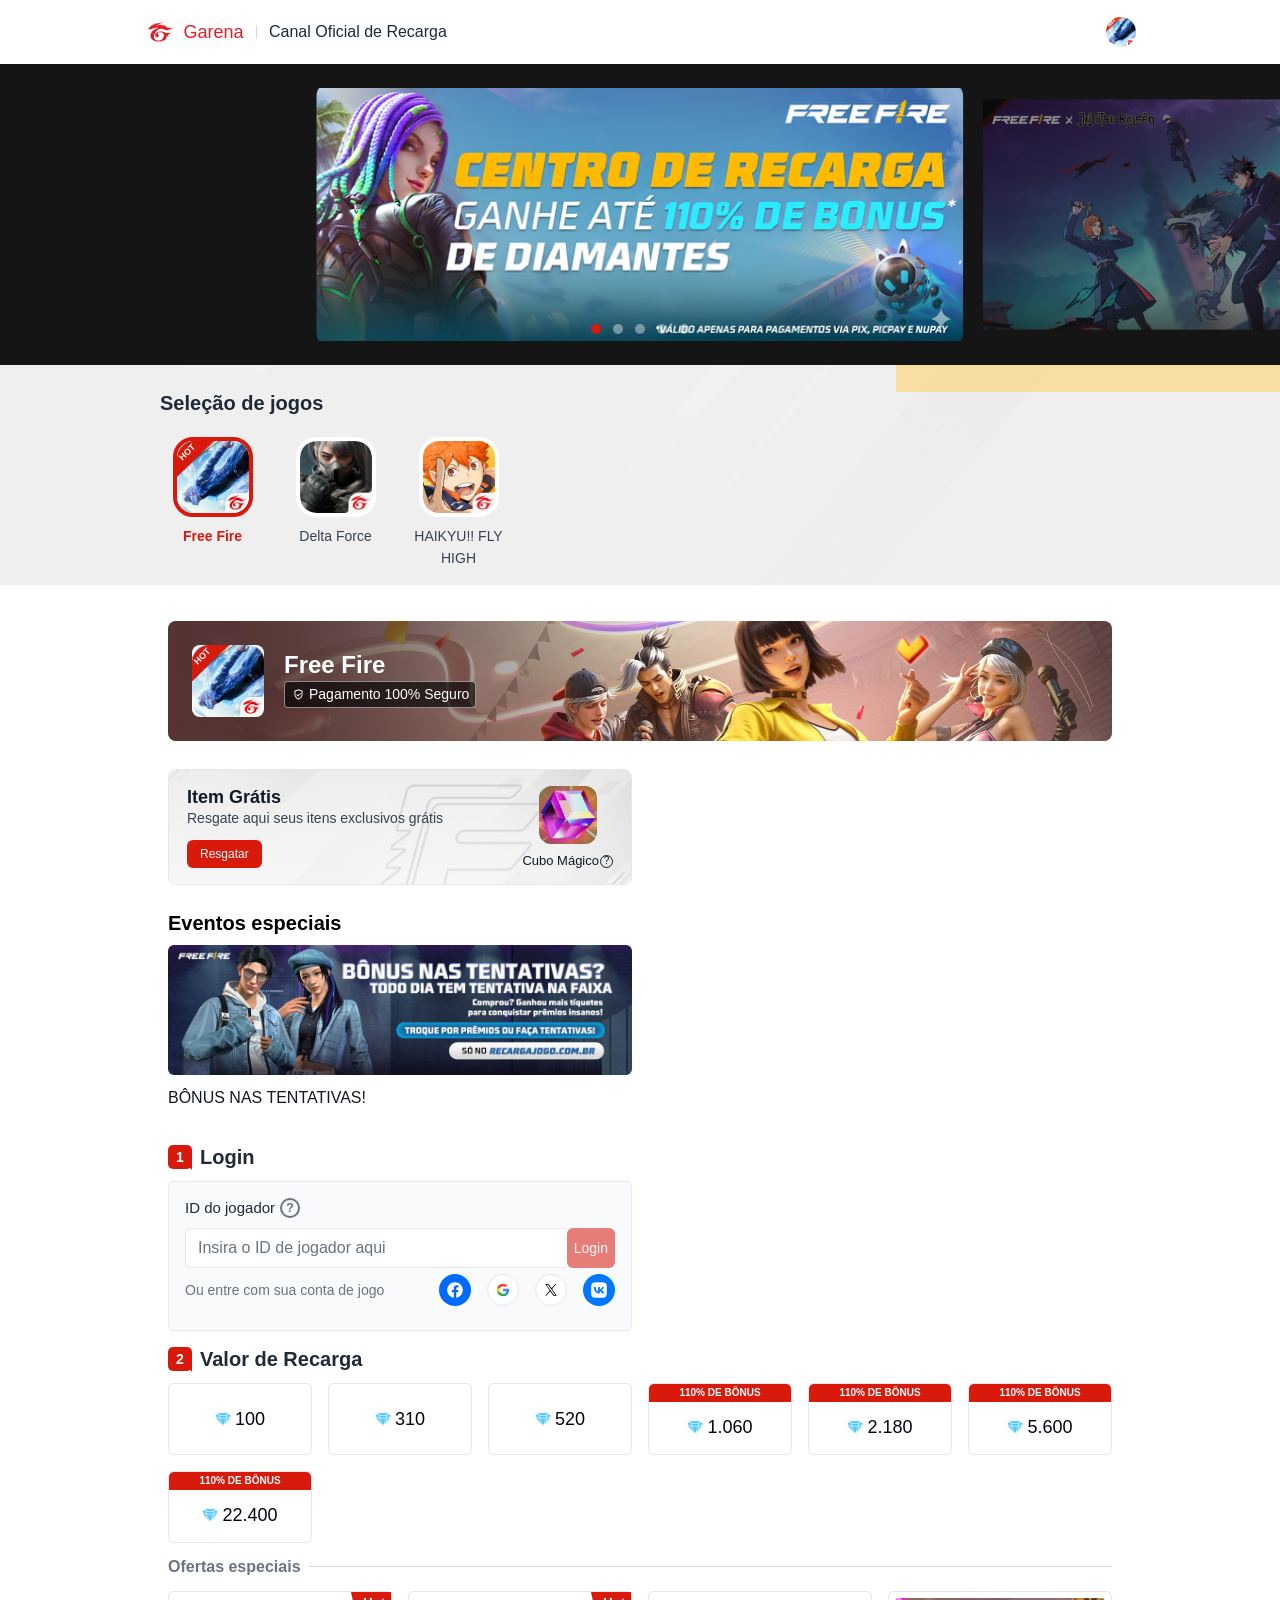
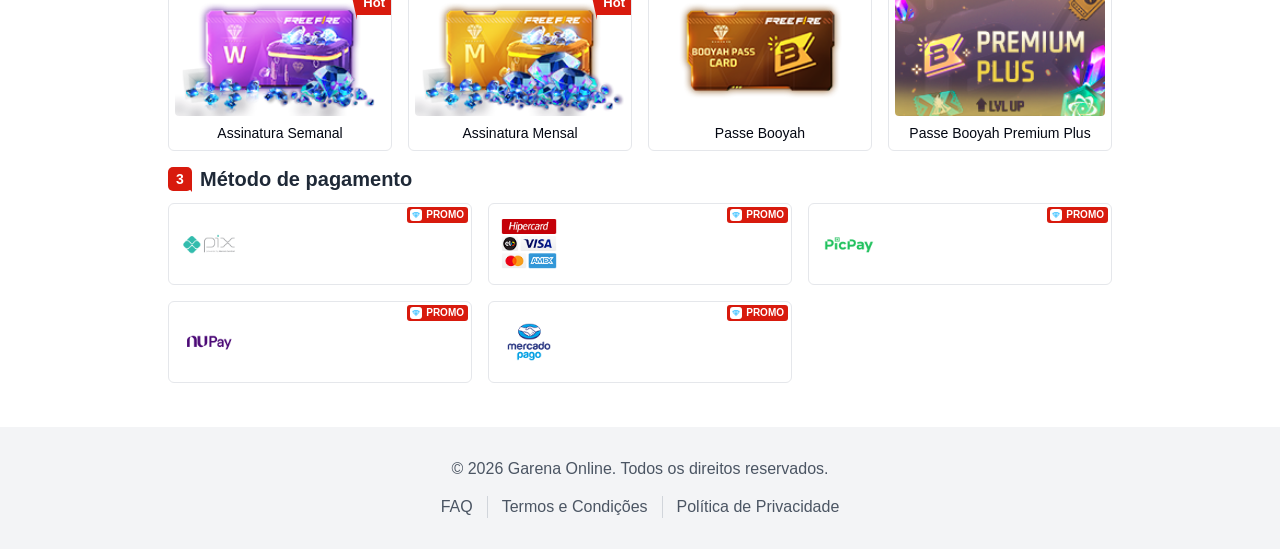
<file: index.html>
<!doctype html>
<html lang="pt-BR">
  <head>
    <meta charset="utf-8">
    <meta name="viewport" content="width=device-width, initial-scale=1">
    <meta name="description" content="O site oficial para comprar diamantes no Free Fire. Vários métodos de pagamento estão disponíveis para os jogadores do Brasil.">
    <title>Centro de Recarga Free Fire</title>
    <link rel="stylesheet" href="assets/css/style.css?v=20260507-3">
  </head>
  <body>
    <div class="site-shell">
      <header class="site-header">
        <div class="header-inner">
          <a class="brand" href="/" aria-label="Garena - Canal Oficial de Recarga">
            <span class="garena-mark" aria-hidden="true">
              <img src="assets/img/garena-logo.svg" alt="">
              <span>Garena</span>
            </span>
            <span class="brand-divider" aria-hidden="true"></span>
            <span class="brand-copy">Canal Oficial de Recarga</span>
          </a>
          <button class="avatar-button" type="button" aria-label="Conta" onclick="abrirContaRapida()">
            <span class="avatar-wrap">
              <img id="headerAvatar" src="assets/img/icon-freefire.png" alt="User avatar">
            </span>
          </button>
        </div>
      </header>

      <main class="main-content">
        <section class="hero-carousel" aria-label="Banners promocionais">
          <div class="hero-stage">
            <button class="hero-arrow hero-arrow-prev" type="button" aria-label="Banner anterior" onclick="mudarSlide(-1)">
              <span aria-hidden="true">&#8249;</span>
            </button>
            <div class="hero-track" id="heroTrack">
              <article class="hero-slide is-active">
                <img src="assets/img/hero-bonus.png" alt="Banner Principal">
              </article>
              <article class="hero-slide">
                <img src="assets/img/hero-banner-1.jpg" alt="Banner 1">
              </article>
              <article class="hero-slide">
                <img src="assets/img/hero-banner-2.png" alt="Banner 2">
              </article>
              <article class="hero-slide">
                <img src="assets/img/hero-banner-3.png" alt="Banner 3">
              </article>
              <article class="hero-slide">
                <img src="assets/img/hero-banner-4.jpg" alt="Banner 4">
              </article>
            </div>
            <button class="hero-arrow hero-arrow-next" type="button" aria-label="Próximo banner" onclick="mudarSlide(1)">
              <span aria-hidden="true">&#8250;</span>
            </button>
            <div class="hero-dots" id="heroDots" aria-label="Navegação dos banners"></div>
          </div>
        </section>

        <section class="game-selection">
          <div class="game-pattern" aria-hidden="true"></div>
          <div class="game-inner">
            <h1>Seleção de jogos</h1>
            <div class="game-grid" role="radiogroup" aria-label="Seleção de jogos">
              <a class="game-option is-selected" href="/" role="radio" aria-checked="true" data-app-id="100067">
                <span class="game-icon hot-corner">
                  <img src="assets/img/icon-freefire.png" alt="Free Fire">
                </span>
                <span class="game-name">Free Fire</span>
              </a>
              <a class="game-option" href="/" role="radio" aria-checked="false" data-app-id="100151">
                <span class="game-icon">
                  <img src="assets/img/icon-delta-force.png" alt="Delta Force">
                </span>
                <span class="game-name">Delta Force</span>
              </a>
              <a class="game-option" href="/" role="radio" aria-checked="false" data-app-id="100153">
                <span class="game-icon">
                  <img src="assets/img/icon-haikyuu.png" alt="HAIKYU!! FLY HIGH">
                </span>
                <span class="game-name">HAIKYU!! FLY HIGH</span>
              </a>
            </div>
          </div>
        </section>

        <section class="store-section">
          <div class="store-container">
            <section class="channel-card" id="channel-section" aria-label="Free Fire">
              <div class="channel-bg" aria-hidden="true"></div>
              <div class="channel-content">
                <div class="channel-icon hot-corner">
                  <img id="channelIcon" src="assets/img/icon-freefire.png" alt="Free Fire Icon">
                </div>
                <div>
                  <h2 id="channelTitle">Free Fire</h2>
                  <span class="secure-pill">
                    <svg viewBox="0 0 24 24" aria-hidden="true">
                      <path d="M12 3.5 5.5 6v5.1c0 4.1 2.7 7.8 6.5 9.1 3.8-1.3 6.5-5 6.5-9.1V6L12 3.5Zm0 1.7 5 1.9v4c0 3.2-2 6.3-5 7.4-3-1.1-5-4.2-5-7.4v-4l5-1.9Zm2.9 4.3-3.7 3.7-1.8-1.8-1 1 2.8 2.8 4.7-4.7-1-1Z"></path>
                    </svg>
                    Pagamento 100% Seguro
                  </span>
                </div>
              </div>
            </section>

            <section class="free-item-card" id="freeItemSection" aria-label="Item Grátis">
              <div class="free-item-copy">
                <h2>Item Grátis</h2>
                <p>Resgate aqui seus itens exclusivos grátis</p>
                <button class="btn btn-red btn-small" type="button" onclick="resgatarItem()">Resgatar</button>
              </div>
              <div class="free-item-product">
                <img src="assets/img/magic-cube.png" alt="Cubo Mágico">
                <span>Cubo Mágico<sup>?</sup></span>
              </div>
            </section>

            <section class="events-section" id="eventsSection" aria-label="Eventos especiais">
              <h2 class="section-title simple-title">Eventos especiais</h2>
              <div class="event-grid">
                <article class="event-card">
                  <div class="event-image">
                    <img src="assets/img/special-event.png" alt="">
                  </div>
                  <h3>BÔNUS NAS TENTATIVAS!</h3>
                </article>
              </div>
            </section>

            <div class="purchase-flow">
              <section class="account-section" id="login-section">
                <div class="step-heading">
                  <span class="step-badge">1</span>
                  <h2 id="accountTitle">Login</h2>
                  <button class="logout-link is-hidden" id="logoutLink" type="button" onclick="confirmarSaida()">⇄ Sair</button>
                </div>

                <div class="login-box" id="loginBox">
                  <form class="login-form" id="loginForm" onsubmit="loginPorId(event)">
                    <label for="player-id">
                      ID do jogador
                      <span class="help-dot" title="Informe o ID numérico da sua conta">?</span>
                    </label>
                    <div class="input-row">
                      <input id="player-id" name="player-id" type="text" inputmode="numeric" pattern="\d*" autocomplete="off" placeholder="Insira o ID de jogador aqui">
                      <button class="btn btn-red login-submit" id="loginButton" type="submit">Login</button>
                    </div>
                    <p class="field-error" id="loginError" role="alert"></p>
                  </form>
                  <div class="social-login">
                    <span>Ou entre com sua conta de jogo</span>
                    <div class="social-buttons" data-social-buttons>
                      <button class="social-btn social-blue" type="button" onclick="abrirServicoIndisponivel()" aria-label="Facebook">
                        <img src="assets/img/social-facebook.svg" alt="Facebook logo">
                      </button>
                      <button class="social-btn social-white" type="button" onclick="abrirServicoIndisponivel()" aria-label="Google">
                        <img src="assets/img/social-google.svg" alt="Google logo">
                      </button>
                      <button class="social-btn social-white" type="button" onclick="abrirServicoIndisponivel()" aria-label="X">
                        <img src="assets/img/social-x.svg" alt="Twitter logo">
                      </button>
                      <button class="social-btn social-blue-alt" type="button" onclick="abrirServicoIndisponivel()" aria-label="VK">
                        <img src="assets/img/social-vk.svg" alt="VK logo">
                      </button>
                    </div>
                  </div>
                </div>

                <div class="account-box is-hidden" id="accountBox">
                  <img id="accountIcon" src="assets/img/icon-freefire.png" alt="">
                  <div>
                    <span>ID do jogador: <strong id="accountId"></strong></span>
                    <small id="accountName"></small>
                  </div>
                </div>
              </section>

              <section class="denom-section" id="denom-section">
                <div class="step-heading">
                  <span class="step-badge">2</span>
                  <h2>Valor de Recarga</h2>
                </div>

                <div class="recharge-grid" id="rechargeGrid" role="radiogroup" aria-label="Valor de Recarga">
                  <button class="recharge-card" type="button" role="radio" aria-checked="false" data-product-id="pack-100" onclick="selecionarProduto('pack-100')">
                    <span class="recharge-main"><img src="assets/img/diamond.png" alt="Diamante">100</span>
                  </button>
                  <button class="recharge-card" type="button" role="radio" aria-checked="false" data-product-id="pack-310" onclick="selecionarProduto('pack-310')">
                    <span class="recharge-main"><img src="assets/img/diamond.png" alt="Diamante">310</span>
                  </button>
                  <button class="recharge-card" type="button" role="radio" aria-checked="false" data-product-id="pack-520" onclick="selecionarProduto('pack-520')">
                    <span class="recharge-main"><img src="assets/img/diamond.png" alt="Diamante">520</span>
                  </button>
                  <button class="recharge-card has-promo" type="button" role="radio" aria-checked="false" data-product-id="pack-1060" onclick="selecionarProduto('pack-1060')">
                    <span class="promo-strip">110% DE BÔNUS</span>
                    <span class="recharge-main"><img src="assets/img/diamond.png" alt="Diamante">1.060</span>
                  </button>
                  <button class="recharge-card has-promo" type="button" role="radio" aria-checked="false" data-product-id="pack-2180" onclick="selecionarProduto('pack-2180')">
                    <span class="promo-strip">110% DE BÔNUS</span>
                    <span class="recharge-main"><img src="assets/img/diamond.png" alt="Diamante">2.180</span>
                  </button>
                  <button class="recharge-card has-promo" type="button" role="radio" aria-checked="false" data-product-id="pack-5600" onclick="selecionarProduto('pack-5600')">
                    <span class="promo-strip">110% DE BÔNUS</span>
                    <span class="recharge-main"><img src="assets/img/diamond.png" alt="Diamante">5.600</span>
                  </button>
                  <button class="recharge-card has-promo" type="button" role="radio" aria-checked="false" data-product-id="pack-22400" onclick="selecionarProduto('pack-22400')">
                    <span class="promo-strip">110% DE BÔNUS</span>
                    <span class="recharge-main"><img src="assets/img/diamond.png" alt="Diamante">22.400</span>
                  </button>
                </div>

                <div class="offers-heading" role="none">
                  <span>Ofertas especiais</span>
                  <hr>
                </div>

                <div class="offers-grid" id="offersGrid" role="radiogroup" aria-label="Ofertas especiais">
                  <button class="offer-card" type="button" role="radio" aria-checked="false" data-product-id="offer-weekly-sub" onclick="selecionarProduto('offer-weekly-sub')">
                    <span class="hot-ribbon">Hot</span>
                    <span class="offer-image"><img src="assets/img/offer-weekly.png" alt="Assinatura Semanal"></span>
                    <span class="offer-name">Assinatura Semanal</span>
                  </button>
                  <button class="offer-card" type="button" role="radio" aria-checked="false" data-product-id="offer-monthly-sub" onclick="selecionarProduto('offer-monthly-sub')">
                    <span class="hot-ribbon">Hot</span>
                    <span class="offer-image"><img src="assets/img/offer-monthly.png" alt="Assinatura Mensal"></span>
                    <span class="offer-name">Assinatura Mensal</span>
                  </button>
                  <button class="offer-card" type="button" role="radio" aria-checked="false" data-product-id="offer-booyah-pass" onclick="selecionarProduto('offer-booyah-pass')">
                    <span class="offer-image"><img src="assets/img/offer-booyah.png" alt="Passe Booyah"></span>
                    <span class="offer-name">Passe Booyah</span>
                  </button>
                  <button class="offer-card" type="button" role="radio" aria-checked="false" data-product-id="offer-booyah-premium-plus" onclick="selecionarProduto('offer-booyah-premium-plus')">
                    <span class="offer-image"><img src="assets/img/offer-booyah-premium.png" alt="Passe Booyah Premium Plus"></span>
                    <span class="offer-name">Passe Booyah Premium Plus</span>
                  </button>
                </div>

                <button class="show-more-offers is-hidden" id="showMoreOffers" type="button" onclick="mostrarMaisOfertas()">
                  Ver mais
                  <span aria-hidden="true"></span>
                </button>
              </section>

              <section class="payment-section">
                <div class="step-heading">
                  <span class="step-badge">3</span>
                  <h2>Método de pagamento</h2>
                </div>

                <div class="payment-grid" role="radiogroup" aria-label="Método de pagamento">
                  <button class="payment-card" type="button" role="radio" aria-checked="false" data-payment-id="pix" onclick="selecionarPagamento('pix')">
                    <span class="payment-logo"><img src="assets/img/payment-pix.png" alt="PIX"></span>
                    <span class="payment-info" data-payment-info></span>
                    <span class="promo-badge"><img src="assets/img/diamond.png" alt="Promo">PROMO</span>
                  </button>
                  <button class="payment-card" type="button" role="radio" aria-checked="false" data-payment-id="cc" onclick="selecionarPagamento('cc')">
                    <span class="payment-logo"><img src="assets/img/payment-card.png" alt="Cartão de Crédito"></span>
                    <span class="payment-info" data-payment-info></span>
                    <span class="promo-badge"><img src="assets/img/diamond.png" alt="Promo">PROMO</span>
                  </button>
                  <button class="payment-card" type="button" role="radio" aria-checked="false" data-payment-id="picpay" onclick="selecionarPagamento('picpay')">
                    <span class="payment-logo"><img src="assets/img/payment-picpay.png" alt="PicPay"></span>
                    <span class="payment-info" data-payment-info></span>
                    <span class="promo-badge"><img src="assets/img/diamond.png" alt="Promo">PROMO</span>
                  </button>
                  <button class="payment-card" type="button" role="radio" aria-checked="false" data-payment-id="nupay" onclick="selecionarPagamento('nupay')">
                    <span class="payment-logo"><img src="assets/img/payment-nupay.png" alt="Nupay"></span>
                    <span class="payment-info" data-payment-info></span>
                    <span class="promo-badge"><img src="assets/img/diamond.png" alt="Promo">PROMO</span>
                  </button>
                  <button class="payment-card" type="button" role="radio" aria-checked="false" data-payment-id="mercado" onclick="selecionarPagamento('mercado')">
                    <span class="payment-logo"><img src="assets/img/payment-mercado.png" alt="Mercado Pago"></span>
                    <span class="payment-info" data-payment-info></span>
                    <span class="promo-badge"><img src="assets/img/diamond.png" alt="Promo">PROMO</span>
                  </button>
                </div>
              </section>
            </div>
          </div>
        </section>
      </main>

      <footer class="site-footer">
        <div class="footer-inner">
          <p>© 2026 Garena Online. Todos os direitos reservados.</p>
          <nav aria-label="Links do rodapé">
            <a href="#">FAQ</a>
            <span aria-hidden="true"></span>
            <a href="#">Termos e Condições</a>
            <span aria-hidden="true"></span>
            <a href="#">Política de Privacidade</a>
          </nav>
        </div>
      </footer>

      <div class="sticky-checkout is-hidden" id="stickyCheckout">
        <div class="checkout-inner">
          <div class="checkout-summary">
            <strong id="stickyProduct"></strong>
            <span id="stickyTotal"></span>
          </div>
          <button class="btn btn-red checkout-button" type="button" onclick="continuarPagamento()">
            <svg viewBox="0 0 24 24" aria-hidden="true">
              <path d="M12 3.5 5.5 6v5.1c0 4.1 2.7 7.8 6.5 9.1 3.8-1.3 6.5-5 6.5-9.1V6L12 3.5Zm0 1.7 5 1.9v4c0 3.2-2 6.3-5 7.4-3-1.1-5-4.2-5-7.4v-4l5-1.9Z"></path>
            </svg>
            Compre agora
          </button>
        </div>
      </div>
    </div>

    <div class="modal-backdrop is-hidden" id="modalBackdrop" onclick="fecharModal()"></div>

    <section class="modal is-hidden" id="loginModal" role="dialog" aria-modal="true" aria-labelledby="loginModalTitle">
      <div class="modal-hero">
        <img id="modalHeroImg" src="assets/img/freefire-banner.jpg" alt="Free Fire Banner">
        <button class="modal-close" type="button" aria-label="Fechar" onclick="fecharModal()">×</button>
      </div>
      <div class="modal-body modal-login-body">
        <div class="modal-game-head">
          <div class="modal-game-icon hot-corner">
            <img id="modalGameIcon" src="assets/img/icon-freefire.png" alt="Free Fire Icon">
          </div>
          <div>
            <h2 id="loginModalTitle">Free Fire</h2>
            <p>Faça login primeiro antes do pagamento.</p>
          </div>
        </div>
        <form class="login-form modal-login-form" id="modalLoginForm" onsubmit="loginPorId(event)">
          <label for="modal-player-id">ID do jogador</label>
          <div class="input-row">
            <input id="modal-player-id" name="modal-player-id" type="text" inputmode="numeric" pattern="\d*" autocomplete="off" placeholder="Insira o ID de jogador aqui">
            <button class="btn btn-red login-submit" id="modalLoginButton" type="submit">Login</button>
          </div>
          <p class="field-error" id="modalLoginError" role="alert"></p>
        </form>
        <div class="modal-social-line">
          <hr>
          <span>Ou entre com sua conta de jogo</span>
          <hr>
        </div>
        <div class="social-buttons modal-social" data-social-buttons>
          <button class="social-btn social-blue" type="button" onclick="abrirServicoIndisponivel()" aria-label="Facebook">
            <img src="assets/img/social-facebook.svg" alt="Facebook logo">
          </button>
          <button class="social-btn social-white" type="button" onclick="abrirServicoIndisponivel()" aria-label="Google">
            <img src="assets/img/social-google.svg" alt="Google logo">
          </button>
          <button class="social-btn social-white" type="button" onclick="abrirServicoIndisponivel()" aria-label="X">
            <img src="assets/img/social-x.svg" alt="Twitter logo">
          </button>
          <button class="social-btn social-blue-alt" type="button" onclick="abrirServicoIndisponivel()" aria-label="VK">
            <img src="assets/img/social-vk.svg" alt="VK logo">
          </button>
        </div>
      </div>
    </section>

    <section class="modal modal-small is-hidden" id="serviceModal" role="dialog" aria-modal="true" aria-labelledby="serviceModalTitle">
      <div class="modal-body text-center">
        <h2 id="serviceModalTitle">Serviço indisponível</h2>
        <p>Use seu ID do jogo para entrar.</p>
        <button class="btn btn-red btn-full" type="button" onclick="fecharModal()">OK</button>
      </div>
    </section>

    <section class="modal modal-small magic-cube-modal is-hidden" id="almostModal" role="dialog" aria-modal="true" aria-labelledby="almostTitle">
      <div class="modal-body text-center magic-cube-body">
        <svg class="modal-icon modal-icon-red" viewBox="0 0 24 24" aria-hidden="true">
          <rect x="3" y="8" width="18" height="4" rx="1"></rect>
          <path d="M12 8v13"></path>
          <path d="M19 12v7a2 2 0 0 1-2 2H7a2 2 0 0 1-2-2v-7"></path>
          <path d="M7.5 8a2.5 2.5 0 0 1 0-5A4.8 8 0 0 1 12 8a4.8 8 0 0 1 4.5-5 2.5 2.5 0 0 1 0 5"></path>
        </svg>
        <h2 id="almostTitle">Quase lá...</h2>
        <p>O item <strong>Cubo Mágico</strong> será enviado para a sua caixa de entrada no jogo!</p>
        <p>Apenas para usuários que recarregarem <strong>1.060 diamantes</strong>!</p>
        <button class="btn btn-red btn-full" type="button" onclick="confirmarResgatePendente()">OK</button>
      </div>
    </section>

    <section class="modal modal-small is-hidden" id="logoutModal" role="dialog" aria-modal="true" aria-labelledby="logoutTitle">
      <div class="modal-body">
        <div class="text-center compact-copy">
          <h2 id="logoutTitle">Não é sua conta?</h2>
          <p>Por favor, saia e faça login com sua outra conta</p>
        </div>
        <div class="modal-actions">
          <button class="btn btn-outline" type="button" onclick="fecharModal()">Cancelar</button>
          <button class="btn btn-red" type="button" onclick="sairConta()">Sair</button>
        </div>
      </div>
    </section>

    <section class="modal modal-small is-hidden" id="checkoutModal" role="dialog" aria-modal="true" aria-labelledby="checkoutTitle">
      <div class="modal-body text-center">
        <h2 id="checkoutTitle">Checkout preparado</h2>
        <p id="checkoutMessage">Os dados foram salvos para a próxima etapa de pagamento.</p>
        <button class="btn btn-red btn-full" type="button" onclick="fecharModal()">OK</button>
      </div>
    </section>

    <div class="toast-region" id="toastRegion" aria-live="polite" aria-atomic="true"></div>

    <script src="assets/js/main.js?v=20260507-3"></script>
  </body>
</html>
</file>
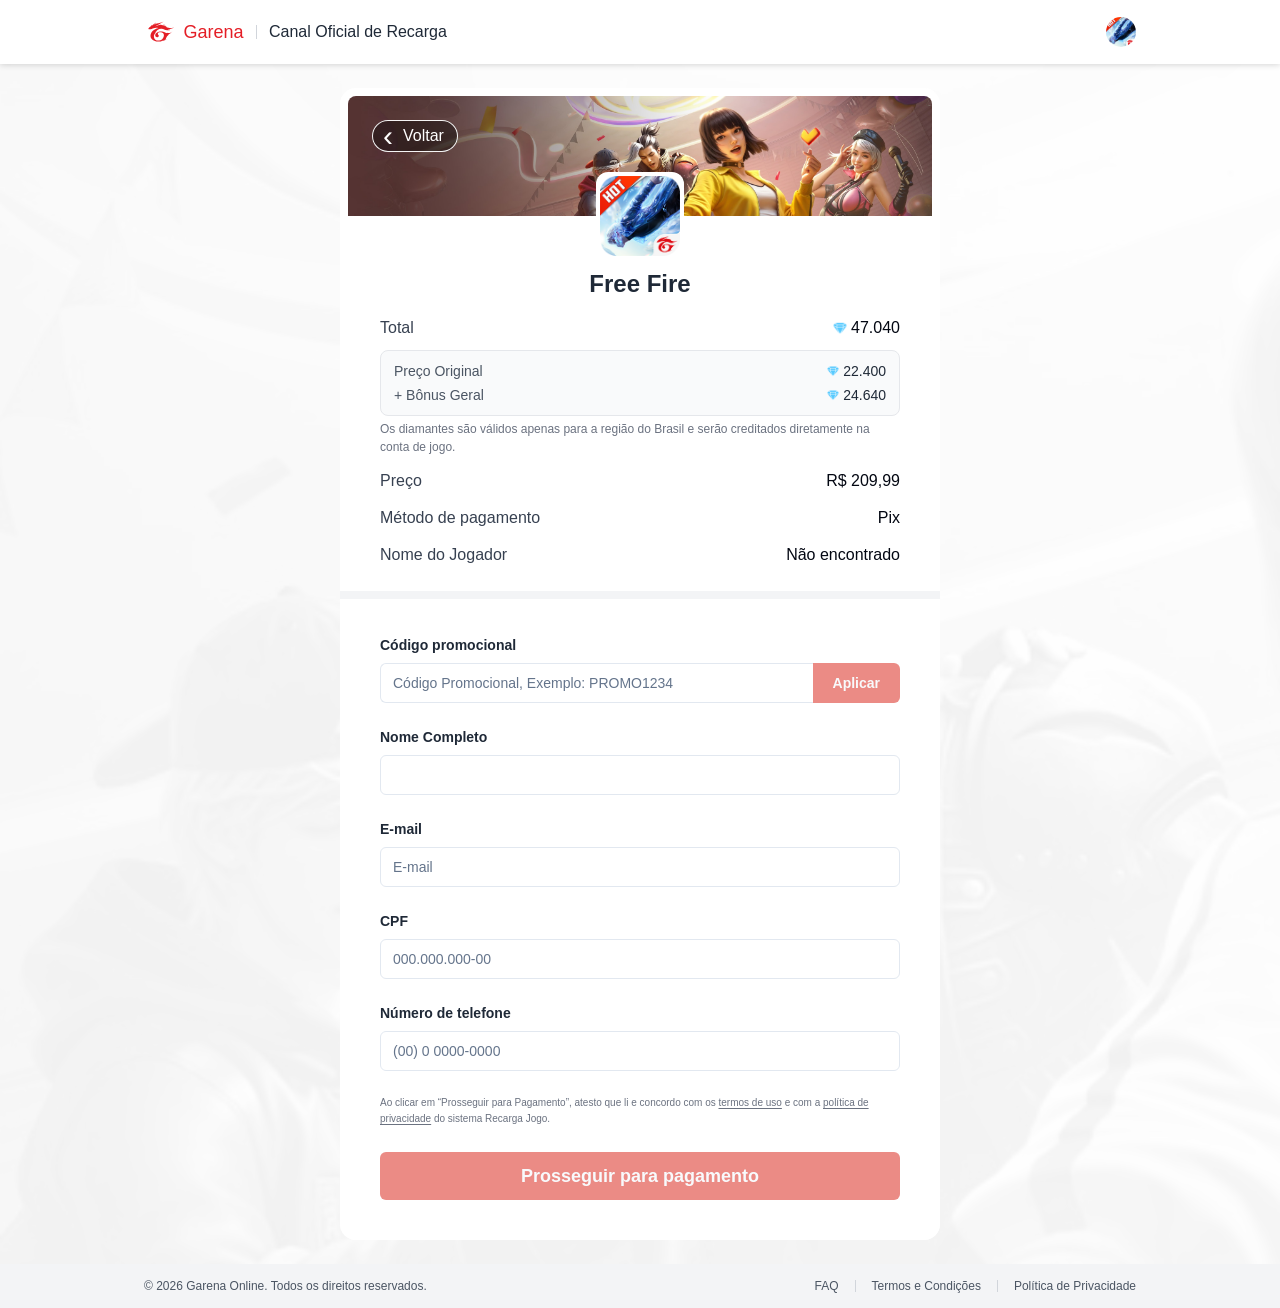
<file: checkout.html>
<!doctype html>
<html lang="pt-BR">
  <head>
    <meta charset="utf-8">
    <meta name="viewport" content="width=device-width, initial-scale=1">
    <meta name="description" content="Checkout do Centro de Recarga Free Fire.">
    <title>Centro de Recarga Free Fire</title>
    <link rel="stylesheet" href="assets/css/style.css?v=20260508-2">
    <link rel="stylesheet" href="assets/css/checkout.css?v=20260508-2">
  </head>
  <body class="checkout-page">
    <div class="site-shell checkout-shell">
      <header class="site-header">
        <div class="header-inner">
          <a class="brand" href="/" aria-label="Garena - Canal Oficial de Recarga">
            <span class="garena-mark" aria-hidden="true">
              <img src="assets/img/garena-logo.svg" alt="">
              <span>Garena</span>
            </span>
            <span class="brand-divider" aria-hidden="true"></span>
            <span class="brand-copy">Canal Oficial de Recarga</span>
          </a>
          <button class="avatar-button" type="button" aria-label="Conta">
            <span class="avatar-wrap">
              <img id="checkoutHeaderAvatar" src="assets/img/icon-freefire.png" alt="User avatar">
            </span>
          </button>
        </div>
      </header>

      <main class="checkout-main">
        <article class="checkout-card" id="checkoutCard">
          <section class="checkout-game-block" id="checkoutGameBlock" aria-label="Free Fire">
            <div class="checkout-banner">
              <img id="checkoutBannerImg" src="assets/img/freefire-banner.jpg" alt="Free Fire Banner">
              <a class="checkout-back" id="checkoutBackLink" href="/" aria-label="Voltar">
                <span aria-hidden="true">‹</span>
                Voltar
              </a>
            </div>
            <div class="checkout-game-head">
              <span class="checkout-game-icon">
                <img id="checkoutGameIconImg" src="assets/img/icon-freefire.png" alt="Free Fire">
              </span>
              <h1 id="checkoutGameTitle">Free Fire</h1>
            </div>
          </section>

          <section class="checkout-summary-block" aria-label="Resumo do pedido">
            <div class="summary-row summary-total-row">
              <span>Total</span>
              <strong class="diamond-value diamond-value-large" id="summaryTotal">47.040</strong>
            </div>

            <div class="summary-breakdown" id="summaryBreakdown">
              <div class="summary-row summary-small-row">
                <span>Preço Original</span>
                <strong class="diamond-value" id="summaryOriginal">22.400</strong>
              </div>
              <div class="summary-row summary-small-row">
                <span>+ Bônus Geral</span>
                <strong class="diamond-value" id="summaryBonus">24.640</strong>
              </div>
            </div>

            <p class="summary-note">
              Os diamantes, são válidos apenas para a região do Brasil e serão creditados diretamente na conta de jogo.
            </p>

            <div class="summary-row summary-detail-row">
              <span>Preço</span>
              <strong id="summaryPrice">R$ 209,99</strong>
            </div>
            <div class="summary-row summary-detail-row">
              <span>Método de pagamento</span>
              <strong id="summaryPayment">Pix</strong>
            </div>
            <div class="summary-row summary-detail-row" id="summaryPlayerRow">
              <span>Nome do Jogador</span>
              <strong id="summaryPlayer">Não encontrado</strong>
            </div>
          </section>

          <section class="checkout-form-panel" id="checkoutFormPanel" aria-label="Dados para pagamento">
            <form class="checkout-form" id="checkoutForm" novalidate>
              <div class="checkout-field checkout-promo-field">
                <label for="promoCode">Código promocional</label>
                <div class="promo-input-row">
                  <input id="promoCode" name="promoCode" type="text" autocomplete="off" placeholder="Código Promocional, Exemplo: PROMO1234">
                  <button class="checkout-button promo-apply" id="promoApply" type="button">Aplicar</button>
                </div>
                <p class="checkout-error" id="promoError" role="alert"></p>
              </div>

              <div class="checkout-field">
                <label for="customerName">Nome Completo</label>
                <input id="customerName" name="name" type="text" autocomplete="name" placeholder="Nome Completo">
                <p class="checkout-error" id="nameError" role="alert"></p>
              </div>

              <div class="checkout-field">
                <label for="customerEmail">E-mail</label>
                <input id="customerEmail" name="email" type="email" autocomplete="email" placeholder="E-mail">
                <p class="checkout-error" id="emailError" role="alert"></p>
              </div>

              <div class="checkout-field">
                <label for="customerDocument">CPF</label>
                <input id="customerDocument" name="document" type="text" inputmode="numeric" autocomplete="off" placeholder="000.000.000-00">
                <p class="checkout-error" id="documentError" role="alert"></p>
              </div>

              <div class="checkout-field">
                <label for="customerPhone">Número de telefone</label>
                <input id="customerPhone" name="phone" type="text" inputmode="numeric" autocomplete="tel" placeholder="(00) 0 0000-0000">
                <p class="checkout-error" id="phoneError" role="alert"></p>
              </div>

              <p class="checkout-legal">
                Ao clicar em “Prosseguir para Pagamento”, atesto que li e concordo com os
                <a href="#" target="_blank" rel="noopener">termos de uso</a>
                e com a
                <a href="#" target="_blank" rel="noopener">política de privacidade</a>
                do sistema Recarga Jogo.
              </p>

              <button class="checkout-button checkout-submit" id="checkoutSubmit" type="submit" disabled>
                Prosseguir para pagamento
              </button>
            </form>
          </section>

          <section class="checkout-form-panel card-form-panel is-hidden" id="cardFormPanel" aria-label="Dados do cartão">
            <form class="checkout-form card-checkout-form" id="cardCheckoutForm" novalidate>
              <div class="checkout-field">
                <label for="cardNumber">Número do cartão</label>
                <div class="card-input-shell">
                  <input id="cardNumber" name="cardNumber" type="text" inputmode="numeric" autocomplete="cc-number" placeholder="0000 0000 0000 0000">
                  <span class="card-input-icon" aria-hidden="true"></span>
                </div>
                <p class="checkout-error" id="cardNumberError" role="alert"></p>
              </div>

              <div class="checkout-field-grid">
                <div class="checkout-field">
                  <label for="cardDueDate">Validade</label>
                  <input id="cardDueDate" name="cardDueDate" type="text" inputmode="numeric" autocomplete="cc-exp" placeholder="MM/AA">
                  <p class="checkout-error" id="cardDueDateError" role="alert"></p>
                </div>

                <div class="checkout-field">
                  <label class="label-with-info" for="cardCVV">
                    Código de segurança
                    <span class="info-dot" aria-hidden="true">i</span>
                  </label>
                  <input id="cardCVV" name="cardCVV" type="password" inputmode="numeric" autocomplete="cc-csc" placeholder="CVV">
                  <p class="checkout-error" id="cardCvvError" role="alert"></p>
                </div>
              </div>

              <div class="checkout-field">
                <label for="cardInstallments">Parcelas</label>
                <div class="installment-select-shell">
                  <button class="installment-trigger" id="installmentButton" type="button" tabindex="-1">
                    <span id="installmentButtonText">Selecione o número de parcelas</span>
                    <span class="select-arrow" aria-hidden="true"></span>
                  </button>
                  <select class="installment-native" id="cardInstallments" name="installments" aria-label="Parcelas"></select>
                </div>
                <p class="checkout-error" id="cardInstallmentsError" role="alert"></p>
              </div>

              <div class="checkout-field">
                <label for="cardholderName">Nome Completo</label>
                <input id="cardholderName" name="name" type="text" autocomplete="cc-name" placeholder="Nome Completo">
                <p class="checkout-error" id="cardNameError" role="alert"></p>
              </div>

              <div class="checkout-field">
                <label for="cardEmail">E-mail</label>
                <input id="cardEmail" name="email" type="email" autocomplete="email" placeholder="E-mail">
                <p class="checkout-error" id="cardEmailError" role="alert"></p>
              </div>

              <div class="checkout-field-grid">
                <div class="checkout-field">
                  <label for="cardCpf">CPF</label>
                  <input id="cardCpf" name="cpf" type="text" inputmode="numeric" autocomplete="off" placeholder="000.000.000-00">
                  <p class="checkout-error" id="cardCpfError" role="alert"></p>
                </div>

                <div class="checkout-field">
                  <label for="cardDob">Data de nascimento</label>
                  <input id="cardDob" name="dob" type="text" inputmode="numeric" autocomplete="bday" placeholder="DD/MM/AAAA">
                  <p class="checkout-error" id="cardDobError" role="alert"></p>
                </div>
              </div>

              <div class="checkout-field">
                <label for="cardPhone">Número de telefone</label>
                <input id="cardPhone" name="phone" type="text" inputmode="numeric" autocomplete="tel" placeholder="(00) 0 0000-0000">
                <p class="checkout-error" id="cardPhoneError" role="alert"></p>
              </div>

              <p class="checkout-legal">
                Ao clicar em “Prosseguir para Pagamento”, atesto que li e concordo com os
                <a href="#" target="_blank" rel="noopener">termos de uso</a>
                e com a
                <a href="#" target="_blank" rel="noopener">política de privacidade</a>
                do PagSeguro.
              </p>

              <button class="checkout-button checkout-submit card-submit" id="cardSubmit" type="submit">
                Prosseguir para pagamento
              </button>
            </form>
          </section>

          <section class="pix-panel is-hidden" id="pixPanel" aria-label="Pagamento via Pix">
            <h2 id="pixPanelTitle">Pague com Pix</h2>
            <p class="pix-status-text" id="pixStatusText">Aguardando pagamento</p>
            <div class="fake-qr" id="fakeQr" aria-label="QR Code Pix"></div>
            <p class="pix-document" id="pixPaymentId"></p>
            <p class="pix-expiration" id="pixExpiration"></p>
            <div class="pix-code" id="pixCode"></div>
            <button class="checkout-button pix-copy" id="pixCopy" type="button">Copiar Código</button>
            <p class="checkout-error payment-error" id="paymentError" role="alert"></p>
            <div class="pix-instructions">
              <p>Para realizar o pagamento siga os passos abaixo:</p>
              <p>1) Abra o app ou o site da sua instituição financeira e seleciona o Pix</p>
              <p>2) Utilize as informações acima para realizar o pagamento</p>
              <p>3) Revise as informações e pronto!</p>
              <p>Seu pedido está sendo processado pela sistema Recarga Jogo</p>
              <p>Você receberá seus itens após recebermos a confirmação do pagamento. Isso ocorre geralmente em alguns minutos após a realização do pagamento na sua instituição financeira.</p>
            </div>
          </section>
        </article>

        <section class="card-status-page is-hidden" id="cardStatusPage" aria-label="Transação em análise">
          <div class="card-status-hero">
            <div class="status-clock" aria-hidden="true"></div>
            <h2>Transação em análise</h2>
            <p>ID de transação</p>
            <strong id="cardTransactionId">1778180971385404744</strong>
          </div>

          <div class="card-status-copy">
            <p>Atenção:</p>
            <p>Seu pedido está sendo processado pelo nosso parceiro PagSeguro.</p>
            <p>Você receberá seus diamantes após a operadora do seu cartão de crédito confirmar o pagamento para gente, isso ocorre geralmente em alguns minutos depois do processamento pela operadora.</p>
            <p>Em caso de dúvidas, entre em contato através do link</p>
            <p>https://customer.boacompra.com/pt-br</p>
            <button class="checkout-button card-history-button" id="cardHistoryButton" type="button">Histórico de transações</button>
          </div>
        </section>
      </main>

      <footer class="checkout-footer">
        <div class="checkout-footer-inner">
          <p>© 2026 Garena Online. Todos os direitos reservados.</p>
          <nav aria-label="Links do rodapé">
            <a href="#">FAQ</a>
            <span aria-hidden="true"></span>
            <a href="#">Termos e Condições</a>
            <span aria-hidden="true"></span>
            <a href="#">Política de Privacidade</a>
          </nav>
        </div>
      </footer>
    </div>

    <div class="checkout-modal-backdrop is-hidden" id="checkoutModalBackdrop"></div>
    <section class="upsell-modal is-hidden" id="upsellModal" role="dialog" aria-modal="true" aria-labelledby="upsellTitle">
      <button class="upsell-close" id="upsellClose" type="button" aria-label="Fechar">×</button>
      <header class="upsell-header">
        <h2 id="upsellTitle">Promoção Especial</h2>
        <p>Turbine sua conta com estas ofertas exclusivas!</p>
      </header>

      <div class="upsell-list" id="upsellList">
        <button class="upsell-option" type="button" data-upsell-id="sombra-roxa">
          <img src="assets/img/upsell-sombra-roxa.png" alt="Sombra Roxa">
          <span class="upsell-copy">
            <strong>Sombra Roxa</strong>
            <span><s>R$ 99,99</s> <b>R$ 9,99</b></span>
          </span>
          <span class="upsell-check" aria-hidden="true"></span>
        </button>

        <button class="upsell-option" type="button" data-upsell-id="barba-velho">
          <img src="assets/img/upsell-barba-velho.png" alt="Barba do Velho">
          <span class="upsell-copy">
            <strong>Barba do Velho</strong>
            <span><s>R$ 99,99</s> <b>R$ 12,99</b></span>
          </span>
          <span class="upsell-check" aria-hidden="true"></span>
        </button>

        <button class="upsell-option" type="button" data-upsell-id="pacote-coelhao">
          <img src="assets/img/upsell-pacote-coelhao.png" alt="Pacote Coelhão">
          <span class="upsell-copy">
            <strong>Pacote Coelhão</strong>
            <span><s>R$ 49,99</s> <b>R$ 9,99</b></span>
          </span>
          <span class="upsell-check" aria-hidden="true"></span>
        </button>

        <button class="upsell-option" type="button" data-upsell-id="calca-angelical">
          <img src="assets/img/upsell-calca-angelical.png" alt="Calça Angelical Azul">
          <span class="upsell-copy">
            <strong>Calça Angelical Azul</strong>
            <span><s>R$ 149,90</s> <b>R$ 24,80</b></span>
          </span>
          <span class="upsell-check" aria-hidden="true"></span>
        </button>

        <button class="upsell-option" type="button" data-upsell-id="caos-arcano">
          <img src="assets/img/upsell-caos-arcano.png" alt="Caos Arcano">
          <span class="upsell-copy">
            <strong>Caos Arcano</strong>
            <span><s>R$ 75,90</s> <b>R$ 17,99</b></span>
          </span>
          <span class="upsell-check" aria-hidden="true"></span>
        </button>
      </div>

      <footer class="upsell-footer">
        <div class="upsell-total">
          <span>Total:</span>
          <strong id="upsellTotal">R$ 209,99</strong>
        </div>
        <button class="checkout-button upsell-finish" id="upsellFinish" type="button">Finalizar Pedido</button>
      </footer>
    </section>

    <div class="toast-region" id="toastRegion" aria-live="polite" aria-atomic="true"></div>
    <script src="assets/js/qrcode.min.js?v=20260508-2"></script>
    <script src="assets/js/checkout.js?v=20260508-2"></script>
  </body>
</html>
</file>
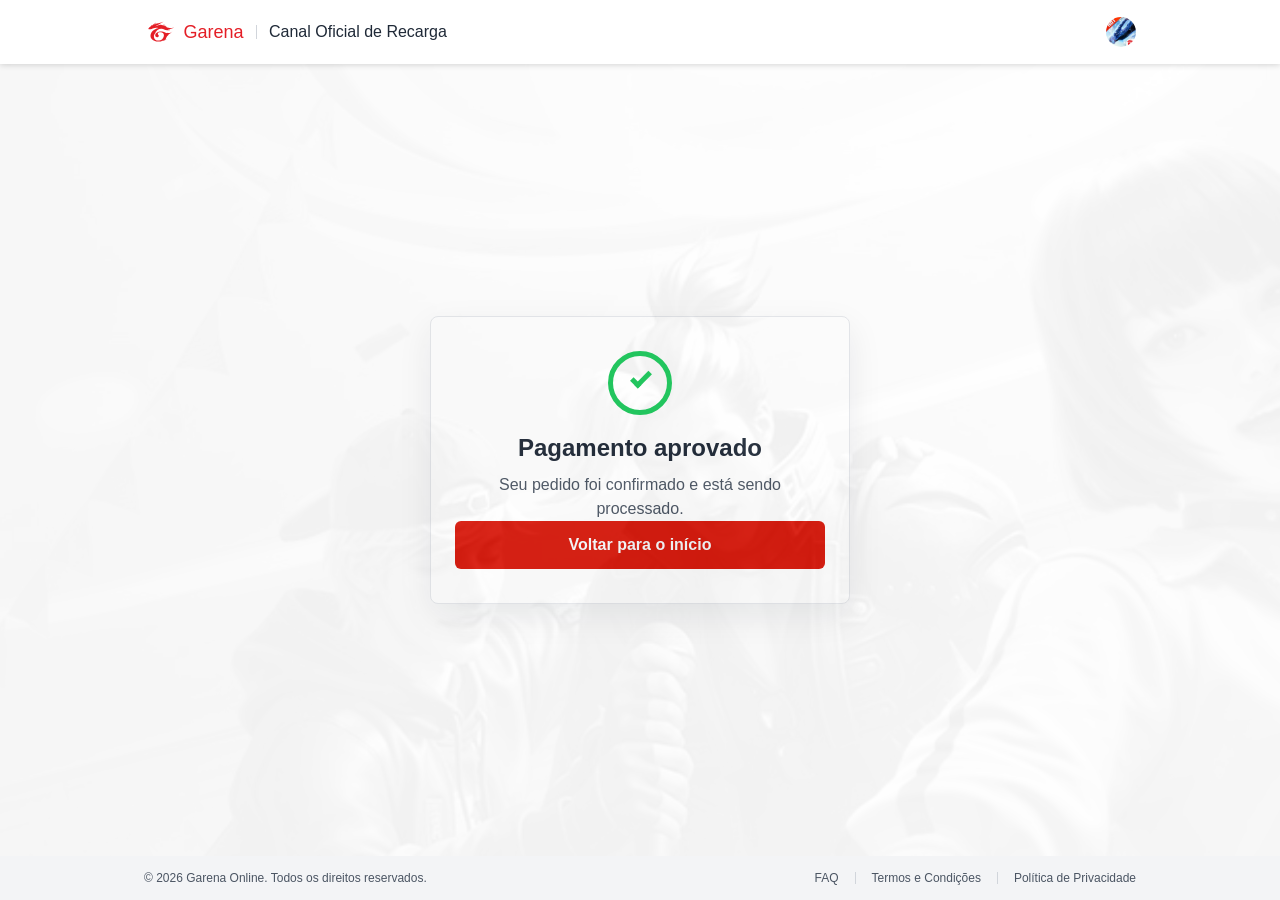
<file: obrigado.html>
<!doctype html>
<html lang="pt-BR">
  <head>
    <meta charset="utf-8">
    <meta name="viewport" content="width=device-width, initial-scale=1">
    <meta name="description" content="Pagamento aprovado no Centro de Recarga.">
    <title>Pagamento aprovado</title>
    <link rel="stylesheet" href="assets/css/style.css?v=20260507-3">
    <link rel="stylesheet" href="assets/css/checkout.css?v=20260507-3">
  </head>
  <body class="checkout-page thank-you-page">
    <div class="site-shell checkout-shell">
      <header class="site-header">
        <div class="header-inner">
          <a class="brand" href="/" aria-label="Garena - Canal Oficial de Recarga">
            <span class="garena-mark" aria-hidden="true">
              <img src="assets/img/garena-logo.svg" alt="">
              <span>Garena</span>
            </span>
            <span class="brand-divider" aria-hidden="true"></span>
            <span class="brand-copy">Canal Oficial de Recarga</span>
          </a>
          <button class="avatar-button" type="button" aria-label="Conta">
            <span class="avatar-wrap">
              <img src="assets/img/icon-freefire.png" alt="User avatar">
            </span>
          </button>
        </div>
      </header>

      <main class="checkout-main thank-you-main">
        <section class="thank-you-card" aria-labelledby="thankYouTitle">
          <div class="thank-you-check" aria-hidden="true"></div>
          <h1 id="thankYouTitle">Pagamento aprovado</h1>
          <p>Seu pedido foi confirmado e está sendo processado.</p>
          <div class="thank-you-summary" id="thankYouSummary"></div>
          <a class="checkout-button thank-you-button" href="/">Voltar para o início</a>
        </section>
      </main>

      <footer class="checkout-footer">
        <div class="checkout-footer-inner">
          <p>© 2026 Garena Online. Todos os direitos reservados.</p>
          <nav aria-label="Links do rodapé">
            <a href="#">FAQ</a>
            <span aria-hidden="true"></span>
            <a href="#">Termos e Condições</a>
            <span aria-hidden="true"></span>
            <a href="#">Política de Privacidade</a>
          </nav>
        </div>
      </footer>
    </div>

    <script>
      (function () {
        if (window.location.pathname !== "/obrigado" && window.history && window.history.replaceState) {
          window.history.replaceState(null, document.title, "/obrigado");
        }

        var target = document.getElementById("thankYouSummary");
        if (!target) return;
        try {
          var summary = JSON.parse(localStorage.getItem("lastPaymentSummary") || "{}");
          if (!summary.payment_id) return;
          target.innerHTML =
            "<p><span>Jogo</span><strong>" + escapeHtml(summary.game_name || "-") + "</strong></p>" +
            "<p><span>Produto</span><strong>" + escapeHtml(summary.product_name || "-") + "</strong></p>" +
            "<p><span>ID do pagamento</span><strong>" + escapeHtml(summary.payment_id || "-") + "</strong></p>";
        } catch (error) {
          target.innerHTML = "";
        }

        function escapeHtml(value) {
          return String(value).replace(/[&<>"']/g, function (char) {
            return ({ "&": "&amp;", "<": "&lt;", ">": "&gt;", '"': "&quot;", "'": "&#39;" })[char];
          });
        }
      })();
    </script>
  </body>
</html>
</file>
<file: assets/css/style.css>
:root {
  --background: #ffffff;
  --foreground: #030712;
  --text-title: #111827;
  --text-muted: #4b5563;
  --border: #e5e7eb;
  --border-strong: #d1d5db;
  --surface-soft: #f9fafb;
  --surface-card: #ffffff;
  --destructive: #d81a0d;
  --destructive-dark: #b9140a;
  --primary: #fb4c03;
  --promo: #d81a0d;
  --green: #21c46d;
  --radius: 8px;
}

*,
*::before,
*::after {
  box-sizing: border-box;
}

html {
  line-height: 1.5;
  -webkit-text-size-adjust: 100%;
  font-family: Garena, Arial, Helvetica, sans-serif;
  -webkit-tap-highlight-color: transparent;
}

body {
  margin: 0;
  min-width: 320px;
  background: var(--background);
  color: var(--foreground);
  font-family: Garena, Arial, Helvetica, sans-serif;
}

button,
input {
  font: inherit;
}

button {
  cursor: pointer;
}

img,
svg {
  display: block;
}

img {
  max-width: 100%;
}

a {
  color: inherit;
  text-decoration: none;
}

h1,
h2,
h3,
p {
  margin: 0;
}

.is-hidden {
  display: none !important;
}

.site-shell {
  min-height: 100vh;
  display: flex;
  flex-direction: column;
}

.site-header {
  height: 56px;
  background: #fff;
  box-shadow: 0 1px 6px rgba(0, 0, 0, 0.16);
  position: relative;
  z-index: 20;
}

.header-inner {
  width: 100%;
  height: 100%;
  max-width: 1024px;
  margin: 0 auto;
  padding: 0 12px;
  display: flex;
  align-items: stretch;
  justify-content: space-between;
  gap: 4px;
}

.brand {
  display: flex;
  align-items: center;
  gap: 10px;
  min-width: 0;
}

.garena-mark {
  width: 41px;
  height: 36px;
  display: flex;
  flex-direction: column;
  align-items: flex-start;
  justify-content: center;
  color: #e41e26;
  line-height: 1;
  flex: 0 0 auto;
}

.garena-mark img {
  width: 34px;
  height: 25px;
  object-fit: contain;
}

.garena-mark span {
  margin-top: -1px;
  color: #e41e26;
  font-size: 9px;
  line-height: 1;
  letter-spacing: 0;
}

.brand-divider {
  width: 1px;
  height: 20px;
  background: #d1d5db;
  flex: 0 0 auto;
}

.brand-copy {
  max-width: 96px;
  color: #1f2937;
  font-size: 12px;
  font-weight: 500;
  line-height: 16px;
}

.avatar-button {
  width: 30px;
  padding: 0;
  border: 0;
  background: transparent;
  display: flex;
  align-items: center;
  transition: opacity 160ms ease;
}

.avatar-button:hover {
  opacity: 0.7;
}

.avatar-wrap {
  width: 30px;
  height: 30px;
  overflow: hidden;
  border-radius: 50%;
}

.avatar-wrap img {
  width: 100%;
  height: 100%;
  object-fit: cover;
}

.main-content {
  flex: 1;
}

.hero-carousel {
  background: #151515;
  overflow: hidden;
}

.hero-stage {
  position: relative;
  max-width: 1366px;
  height: 169.56px;
  margin: 0 auto;
  overflow: hidden;
}

.hero-track {
  height: 100%;
  display: flex;
  transition: transform 500ms ease;
}

.hero-slide {
  flex: 0 0 100%;
  height: 100%;
}

.hero-slide img {
  width: 100%;
  height: 100%;
  object-fit: contain;
  pointer-events: none;
  transition: opacity 500ms ease, transform 500ms ease;
}

.hero-arrow {
  display: none;
}

.hero-dots {
  position: absolute;
  left: 50%;
  bottom: 10px;
  transform: translateX(-50%);
  display: flex;
  align-items: center;
  gap: 8px;
  z-index: 3;
}

.hero-dot {
  width: 6px;
  height: 6px;
  padding: 0;
  border: 0;
  border-radius: 999px;
  background: rgba(255, 255, 255, 0.4);
  transition: background 160ms ease, transform 160ms ease;
}

.hero-dot.is-active {
  background: var(--destructive);
}

.game-selection {
  position: relative;
  height: 168px;
  overflow: hidden;
  background: #efefef;
}

.game-pattern {
  position: absolute;
  inset: 0;
  background-color: #efefef;
  background-image: url("../img/pattern-game-selection.png");
  background-position: center;
  background-size: cover;
}

.game-pattern::before {
  content: "";
  position: absolute;
  top: 0;
  left: 0;
  right: 0;
  height: 27px;
  background: linear-gradient(90deg, transparent 0 70%, rgba(253, 211, 115, 0.63) 70% 100%);
}

.game-inner {
  position: relative;
  max-width: 1024px;
  height: 100%;
  margin: 0 auto;
  padding: 24px 20px 0;
}

.game-inner h1 {
  color: #1f2937;
  font-size: 18px;
  font-weight: 700;
  line-height: 18px;
}

.game-grid {
  display: grid;
  grid-template-columns: repeat(3, 70px);
  gap: 22px;
  margin-top: 18px;
}

.game-option {
  display: flex;
  flex-direction: column;
  align-items: center;
  text-align: center;
  color: #374151;
  font-size: 12px;
  line-height: 16px;
  transition: opacity 160ms ease;
}

.game-option:hover {
  opacity: 0.75;
}

.game-icon {
  position: relative;
  width: 58px;
  height: 58px;
  overflow: hidden;
  border: 3px solid transparent;
  border-radius: 25%;
  background: #fff;
}

.game-icon img,
.channel-icon img,
.modal-game-icon img {
  width: 100%;
  height: 100%;
  object-fit: cover;
}

.game-option.is-selected .game-icon {
  border-color: var(--destructive);
}

.game-name {
  margin-top: 8px;
  max-width: 70px;
}

.game-option.is-selected .game-name {
  color: var(--destructive);
  font-weight: 700;
}

body[data-app-id="100153"] .game-option.is-selected .game-name {
  line-height: 17px;
}

.hot-corner::before {
  content: "";
  position: absolute;
  inset: 0;
  z-index: 1;
  background: linear-gradient(-45deg, transparent 50%, var(--destructive) 50%);
  transform-origin: top left;
  transform: scale(0.5);
  border-start-start-radius: 50%;
}

.hot-corner::after {
  content: "HOT";
  position: absolute;
  top: 7px;
  left: 1px;
  z-index: 2;
  color: #fff;
  font-size: 9px;
  font-weight: 800;
  line-height: 1;
  transform: rotate(-45deg);
}

.store-section {
  background: #fff;
}

.store-container {
  width: 100%;
  max-width: 1024px;
  margin: 0 auto;
  padding: 16px 8px 16px;
}

.channel-card {
  position: relative;
  height: 72px;
  margin: 0 8px 12px;
  overflow: hidden;
  border-radius: 8px;
  background: #bdbdc5;
}

.channel-bg {
  position: absolute;
  inset: 0;
  background-image: url("../img/freefire-banner.jpg");
  background-position: center;
  background-size: cover;
}

body[data-app-id="100151"] .channel-bg {
  background-position: center;
}

body[data-app-id="100153"] .channel-bg {
  background-position: center;
}

.channel-content {
  position: relative;
  z-index: 1;
  height: 100%;
  display: flex;
  align-items: center;
  padding: 0 8px;
}

.channel-icon {
  position: relative;
  width: 44px;
  height: 44px;
  margin-right: 12px;
  overflow: hidden;
  border-radius: 8px;
  background: #fff;
  flex: 0 0 auto;
}

.channel-content h2 {
  margin-bottom: 4px;
  color: #fff;
  font-size: 16px;
  font-weight: 700;
  line-height: 16px;
}

.secure-pill {
  display: inline-flex;
  align-items: center;
  gap: 3px;
  padding: 5px 6px;
  border: 1px solid rgba(255, 255, 255, 0.5);
  border-radius: 4px;
  background: rgba(0, 0, 0, 0.65);
  color: #fff;
  font-size: 12px;
  font-weight: 500;
  line-height: 12px;
}

.secure-pill svg {
  width: 15px;
  height: 15px;
  fill: currentColor;
}

.free-item-card {
  position: relative;
  height: 116px;
  margin: 0 8px 28px;
  overflow: hidden;
  border-radius: 8px;
  border: 1px solid #e5e7eb;
  background-color: #f4f4f4;
  background-image: url("../img/free-item-bg.png");
  background-position: center;
  background-size: cover;
  display: flex;
  justify-content: space-between;
  padding: 18px;
}

.free-item-copy h2 {
  color: #111827;
  font-size: 18px;
  font-weight: 700;
  line-height: 18px;
}

.free-item-copy p {
  margin-top: 4px;
  max-width: 260px;
  color: #374151;
  font-size: 13px;
  line-height: 16px;
  white-space: nowrap;
}

.free-item-copy .btn {
  margin-top: 14px;
}

.free-item-product {
  align-self: center;
  display: flex;
  flex-direction: column;
  align-items: center;
  gap: 10px;
  color: #111827;
  font-size: 13px;
  line-height: 13px;
  white-space: nowrap;
}

.free-item-product img {
  width: 58px;
  height: 58px;
  border-radius: 12px;
  object-fit: cover;
}

.free-item-product sup {
  display: inline-flex;
  align-items: center;
  justify-content: center;
  width: 13px;
  height: 13px;
  margin-left: 1px;
  border: 1px solid #111827;
  border-radius: 50%;
  font-size: 10px;
  line-height: 1;
  vertical-align: middle;
}

.events-section {
  margin: 0 8px 36px;
}

.simple-title {
  margin-bottom: 12px;
  color: #000;
  font-size: 18px;
  font-weight: 700;
  line-height: 18px;
}

.event-grid {
  display: grid;
  gap: 16px;
}

.event-card {
  min-width: 0;
}

.event-image {
  position: relative;
  width: 100%;
  padding-top: 28.048%;
  overflow: hidden;
  border-radius: 6px;
}

.event-image img {
  position: absolute;
  inset: 0;
  width: 100%;
  height: 100%;
  object-fit: cover;
}

.event-card h3 {
  margin-top: 12px;
  color: #111827;
  font-size: 14px;
  font-weight: 500;
  line-height: 22px;
}

.purchase-flow {
  margin: 0 8px;
  display: flex;
  flex-direction: column;
  gap: 16px;
}

.step-heading {
  min-height: 24px;
  margin-bottom: 12px;
  display: flex;
  align-items: center;
  gap: 8px;
  color: #1f2937;
}

.step-heading h2 {
  font-size: 18px;
  font-weight: 700;
  line-height: 18px;
}

.account-section .step-heading h2 {
  font-weight: 700;
}

.step-badge {
  position: relative;
  width: 24px;
  height: 24px;
  display: inline-flex;
  align-items: center;
  justify-content: center;
  border-radius: 5px;
  background: var(--destructive);
  color: #fff;
  font-size: 14px;
  font-weight: 700;
  line-height: 1;
  flex: 0 0 auto;
}

.step-badge::after {
  content: "";
  position: absolute;
  right: 0;
  bottom: -1px;
  border-top: 9px solid var(--destructive);
  border-left: 8px solid transparent;
}

.logout-link {
  margin-left: auto;
  padding: 0;
  border: 0;
  background: transparent;
  color: var(--destructive);
  font-size: 14px;
  line-height: 14px;
  transition: opacity 160ms ease;
}

.logout-link:hover {
  opacity: 0.7;
}

.login-box {
  width: 100%;
  max-width: 464px;
  min-height: 150px;
  padding: 16px;
  border: 1px solid var(--border);
  border-radius: 6px;
  background: var(--surface-soft);
}

.login-form label {
  margin-bottom: 10px;
  display: flex;
  align-items: center;
  gap: 5px;
  color: #1f2937;
  font-size: 15px;
  font-weight: 500;
  line-height: 16px;
}

.help-dot {
  width: 20px;
  height: 20px;
  display: inline-flex;
  align-items: center;
  justify-content: center;
  border: 2px solid #6b7280;
  border-radius: 50%;
  color: #6b7280;
  font-size: 13px;
  font-weight: 700;
  line-height: 1;
}

.input-row {
  display: flex;
}

.input-row input {
  width: 100%;
  height: 40px;
  min-width: 0;
  border: 1px solid #e5e7eb;
  border-right: 0;
  border-radius: 6px 0 0 6px;
  background: #fff;
  color: #111827;
  padding: 8px 12px;
  font-size: 16px;
  line-height: 24px;
  outline: none;
}

.input-row input::placeholder {
  color: #6b7280;
}

.input-row input:focus {
  box-shadow: 0 0 0 2px #9ca3af;
}

.login-submit {
  width: auto;
  height: 40px;
  border-radius: 0 6px 6px 0;
  flex: 0 0 auto;
}

.field-error {
  margin-top: 8px;
  color: #dc2626;
  font-size: 14px;
  line-height: 18px;
}

.field-error:empty {
  display: none;
}

.social-login {
  margin-top: 6px;
  display: flex;
  align-items: center;
  justify-content: space-between;
  gap: 10px;
  color: #6b7280;
  font-size: 14px;
  line-height: 22px;
}

.social-buttons {
  display: flex;
  align-items: center;
  justify-content: center;
  gap: 16px;
}

.social-btn {
  width: 32px;
  height: 32px;
  padding: 6px;
  border: 0;
  border-radius: 999px;
  display: inline-flex;
  align-items: center;
  justify-content: center;
  transition: opacity 160ms ease;
}

.social-btn:hover {
  opacity: 0.7;
}

.social-btn img {
  width: 20px;
  height: 20px;
  object-fit: contain;
}

.social-blue {
  background: #006afc;
}

.social-blue-alt {
  background: #0077ff;
}

.social-blue img,
.social-blue-alt img {
  filter: brightness(0) invert(1);
}

.social-white {
  background: #fff;
  border: 1px solid #e5e7eb;
}

.social-garena img {
  width: 22px;
  height: 22px;
  object-fit: contain;
}

.account-box {
  width: 100%;
  max-width: 464px;
  min-height: 60px;
  padding: 16px;
  border: 1px solid var(--border);
  border-radius: 6px;
  background: #f4f4f4;
  display: flex;
  align-items: center;
  gap: 12px;
}

.account-box img {
  width: 36px;
  height: 36px;
  border-radius: 50%;
  object-fit: cover;
  flex: 0 0 auto;
}

.account-box span {
  color: #1f2937;
  font-size: 14px;
  line-height: 14px;
}

.account-box small {
  display: none;
  margin-top: 4px;
  color: #6b7280;
  font-size: 12px;
}

.recharge-grid {
  display: grid;
  grid-template-columns: repeat(3, minmax(0, 1fr));
  gap: 10px;
}

.recharge-card {
  position: relative;
  min-height: 64px;
  padding: 1px;
  overflow: hidden;
  border: 1px solid var(--border);
  border-radius: 6px;
  background: #fff;
  outline: none;
  display: flex;
  align-items: center;
  justify-content: center;
  transition: border-color 160ms ease, box-shadow 160ms ease, background 160ms ease;
}

.recharge-card:hover,
.offer-card:hover,
.payment-card:hover {
  border-color: #c9ced6;
}

.recharge-card.is-selected,
.offer-card.is-selected {
  border-color: var(--destructive);
  box-shadow: 0 0 0 1px var(--destructive);
}

.recharge-card.has-promo {
  padding-top: 18px;
}

.promo-strip {
  position: absolute;
  top: 0;
  left: 0;
  right: 0;
  min-height: 18px;
  padding: 4px 6px 3px;
  background: var(--promo);
  color: #fff;
  font-size: 10px;
  font-weight: 700;
  line-height: 10px;
  text-align: center;
}

.recharge-main {
  display: inline-flex;
  align-items: center;
  justify-content: center;
  color: #030712;
  font-size: 14px;
  font-weight: 500;
  line-height: 1;
}

.recharge-main img {
  width: 12px;
  height: 12px;
  margin-right: 4px;
  object-fit: contain;
}

.offers-heading {
  margin: 16px 0;
  display: flex;
  align-items: center;
  color: #6b7280;
  font-size: 16px;
  font-weight: 700;
  line-height: 16px;
}

.offers-heading hr {
  height: 0;
  margin: 0 0 0 8px;
  border: 0;
  border-top: 1px solid #d1d5db;
  flex: 1;
}

.offers-grid {
  display: grid;
  grid-template-columns: repeat(2, minmax(0, 1fr));
  gap: 10px;
}

.offer-card {
  position: relative;
  min-height: 0;
  padding: 6px 6px 8px;
  border: 1px solid var(--border);
  border-radius: 6px;
  background: #fff;
  color: #030712;
  display: flex;
  flex-direction: column;
  align-items: center;
  outline: none;
  transition: border-color 160ms ease, box-shadow 160ms ease;
}

.offer-image {
  position: relative;
  width: 100%;
  padding-top: 56.25%;
  overflow: hidden;
  border-radius: 4px;
}

.offer-image img {
  position: absolute;
  inset: 0;
  width: 100%;
  height: 100%;
  object-fit: cover;
}

.offer-contain {
  justify-content: flex-start;
}

.offer-contain .offer-image {
  padding-top: 58%;
  background: #fff;
}

.offer-contain .offer-image img {
  object-fit: contain;
  padding: 10px 12px 2px;
}

.offer-name {
  margin-top: 8px;
  color: #030712;
  font-size: 14px;
  font-weight: 500;
  line-height: 18px;
  text-align: center;
}

.hot-ribbon {
  position: absolute;
  top: 0;
  right: 0;
  z-index: 2;
  background: var(--destructive);
  color: #fff;
  padding: 3px 6px 4px;
  font-size: 13px;
  font-weight: 700;
  line-height: 16px;
}

.hot-ribbon::before {
  content: "";
  position: absolute;
  left: -6px;
  top: 0;
  border-top: 28px solid var(--destructive);
  border-left: 6px solid transparent;
}

.show-more-offers {
  margin: 18px auto 0;
  padding: 4px 10px;
  border: 0;
  background: transparent;
  color: var(--destructive);
  display: flex;
  align-items: center;
  justify-content: center;
  gap: 8px;
  font-size: 16px;
  font-weight: 400;
  line-height: 22px;
}

.show-more-offers span {
  width: 11px;
  height: 11px;
  border-right: 2px solid currentColor;
  border-bottom: 2px solid currentColor;
  transform: translateY(-2px) rotate(45deg);
}

.show-more-offers:hover {
  color: #b91c1c;
}

.payment-grid {
  display: grid;
  grid-template-columns: repeat(2, minmax(0, 1fr));
  gap: 10px;
}

.payment-card {
  position: relative;
  min-height: 80px;
  padding: 10px;
  border: 1px solid var(--border);
  border-radius: 6px;
  background: #fff;
  display: flex;
  flex-direction: column;
  align-items: flex-start;
  justify-content: space-between;
  gap: 8px;
  outline: none;
  transition: border-color 160ms ease, background 160ms ease;
}

.payment-card.is-selected {
  border-color: var(--destructive);
  background: rgba(216, 26, 13, 0.05);
}

.payment-logo img {
  width: 60px;
  height: 60px;
  object-fit: contain;
  object-position: left center;
}

.payment-info {
  min-height: 0;
  display: flex;
  flex-direction: column;
  gap: 6px;
  color: #111827;
  font-size: 14px;
  font-weight: 500;
  line-height: 14px;
}

.payment-info strong {
  font-weight: 700;
}

.payment-info span {
  display: inline-flex;
  align-items: center;
  color: var(--primary);
  font-size: 12px;
  line-height: 12px;
}

.payment-info img {
  width: 12px;
  height: 12px;
  margin: 0 4px;
}

.promo-badge {
  position: absolute;
  top: 3px;
  right: 3px;
  display: inline-flex;
  align-items: center;
  gap: 4px;
  border-radius: 3px;
  background: var(--destructive);
  color: #fff;
  padding: 2px 4px 2px 3px;
  font-size: 10px;
  font-weight: 700;
  line-height: 10px;
}

.promo-badge img {
  width: 12px;
  height: 12px;
  border-radius: 3px;
  background: #fff;
  object-fit: contain;
  padding: 2px;
}

.site-footer {
  margin-top: 28px;
  background: #f3f4f6;
  color: #4b5563;
}

.footer-inner {
  max-width: 1024px;
  margin: 0 auto;
  padding: 30px 16px;
  text-align: center;
}

.footer-inner p {
  font-size: 16px;
  line-height: 24px;
}

.footer-inner nav {
  margin-top: 14px;
  display: flex;
  align-items: center;
  justify-content: center;
  flex-wrap: wrap;
  gap: 14px;
  font-size: 16px;
  line-height: 24px;
}

.footer-inner nav span {
  width: 1px;
  height: 22px;
  background: #d1d5db;
}

.footer-inner a:hover {
  color: var(--destructive);
}

.btn {
  border: 1px solid transparent;
  border-radius: 6px;
  display: inline-flex;
  align-items: center;
  justify-content: center;
  gap: 8px;
  font-size: 14px;
  font-weight: 500;
  line-height: 20px;
  white-space: nowrap;
  transition: background 160ms ease, border-color 160ms ease, opacity 160ms ease;
}

.btn:disabled {
  pointer-events: none;
  opacity: 0.55;
}

.btn-red {
  background: var(--destructive);
  color: #f8fafc;
}

.btn-red:hover {
  background: var(--destructive-dark);
}

.btn-outline {
  background: #fff;
  color: var(--destructive);
  border-color: var(--destructive);
}

.btn-outline:hover {
  background: rgba(216, 26, 13, 0.08);
}

.btn-small {
  height: 28px;
  padding: 0 12px;
  font-size: 12px;
}

.btn-full {
  width: 100%;
  height: 44px;
  font-size: 18px;
}

.sticky-checkout {
  position: fixed;
  left: 0;
  right: 0;
  bottom: 0;
  z-index: 15;
  border-top: 1px solid #e5e7eb;
  background: #fff;
  pointer-events: none;
}

.checkout-inner {
  width: 100%;
  max-width: 1024px;
  margin: 0 auto;
  padding: 12px 16px calc(12px + env(safe-area-inset-bottom));
  display: flex;
  align-items: center;
  justify-content: space-between;
  gap: 16px;
  pointer-events: auto;
}

.checkout-summary {
  min-width: 0;
  display: flex;
  flex-direction: column;
  gap: 4px;
  color: #111827;
  font-size: 14px;
  line-height: 16px;
}

.checkout-summary strong {
  display: inline-flex;
  align-items: center;
  gap: 4px;
  font-size: 14px;
}

.checkout-summary strong::before {
  content: "";
  width: 14px;
  height: 14px;
  background: url("../img/diamond.png") center/contain no-repeat;
}

.checkout-summary span {
  color: #1f2937;
}

.checkout-summary b {
  font-weight: 700;
}

.checkout-button {
  height: 44px;
  padding: 0 18px;
  font-size: 16px;
  font-weight: 700;
}

.checkout-button svg {
  width: 16px;
  height: 16px;
  fill: currentColor;
}

.modal-backdrop {
  position: fixed;
  inset: 0;
  z-index: 40;
  background: rgba(0, 0, 0, 0.8);
}

.modal {
  position: fixed;
  left: 50%;
  top: 50%;
  z-index: 50;
  width: calc(100% - 32px);
  max-width: 384px;
  max-height: calc(100vh - 32px);
  overflow: hidden auto;
  transform: translate(-50%, -50%);
  border: 1px solid var(--border);
  border-radius: 8px;
  background: #fff;
  box-shadow: 0 12px 40px rgba(0, 0, 0, 0.26);
}

.modal-small {
  max-width: 320px;
}

.modal-hero {
  position: relative;
  height: auto;
}

.modal-hero img {
  width: 100%;
  height: auto;
}

.modal-close {
  position: absolute;
  top: 8px;
  right: 8px;
  width: 28px;
  height: 28px;
  border: 0;
  border-radius: 999px;
  background: rgba(0, 0, 0, 0.5);
  color: #fff;
  font-size: 22px;
  line-height: 22px;
  transition: background 160ms ease;
}

.modal-close:hover {
  background: rgba(0, 0, 0, 0.75);
}

.modal-body {
  padding: 24px;
}

.modal-login-body {
  position: relative;
  padding-top: 0;
}

.modal-game-head {
  position: relative;
  min-height: 80px;
  padding-top: 32px;
  display: flex;
  align-items: flex-start;
  gap: 12px;
}

.modal-game-icon {
  position: absolute;
  top: -32px;
  left: 0;
  width: 64px;
  height: 64px;
  padding: 4px;
  border-radius: 8px;
  background: #fff;
  box-shadow: 0 0 0 4px #fff;
  overflow: hidden;
}

.modal-game-head > div:last-child {
  margin-left: 76px;
}

.modal-game-head h2,
.modal-body h2 {
  color: #1f2937;
  font-size: 20px;
  font-weight: 700;
  line-height: 24px;
}

.modal-game-head p,
.modal-body p {
  margin-top: 6px;
  color: #4b5563;
  font-size: 16px;
  line-height: 23px;
}

.modal-social-line {
  margin: 16px 0;
  display: flex;
  align-items: center;
  gap: 8px;
}

.modal-social-line hr {
  height: 0;
  margin: 0;
  border: 0;
  border-top: 1px solid #e5e7eb;
  flex: 1;
}

.modal-social-line span {
  color: #9ca3af;
  font-size: 12px;
}

.modal-social {
  justify-content: center;
}

.modal-icon {
  width: 64px;
  height: 64px;
  margin: 0 auto 18px;
}

.modal-icon-red {
  fill: none;
  stroke: var(--destructive);
  stroke-width: 2;
  stroke-linecap: round;
  stroke-linejoin: round;
}

.magic-cube-modal {
  width: calc(100% - 70px);
  max-width: 320px;
  border-color: #e5e7eb;
  border-radius: 8px;
  box-shadow: 0 14px 42px rgba(0, 0, 0, 0.28);
}

.magic-cube-body {
  padding: 38px 24px 32px;
}

.magic-cube-body .modal-icon {
  width: 64px;
  height: 64px;
  margin: 0 auto 24px;
}

.magic-cube-body h2 {
  color: #030712;
  font-size: 20px;
  font-weight: 700;
  line-height: 28px;
}

.magic-cube-body p {
  width: 100%;
  max-width: 260px;
  margin: 22px auto 0;
  color: #4b5563;
  font-size: 16px;
  line-height: 24px;
}

.magic-cube-body p + p {
  margin-top: 22px;
}

.magic-cube-body strong {
  color: var(--destructive);
  font-weight: 700;
}

.magic-cube-body .btn-full {
  height: 44px;
  margin-top: 30px;
  border-radius: 6px;
  font-size: 18px;
  font-weight: 400;
  line-height: 28px;
}

.success-check {
  fill: var(--green);
}

.text-center {
  text-align: center;
}

.text-center strong {
  color: var(--destructive);
}

.compact-copy {
  margin-bottom: 20px;
}

.modal-actions {
  display: flex;
  gap: 16px;
}

.modal-actions .btn {
  width: 100%;
  height: 40px;
}

.toast-region {
  position: fixed;
  right: 16px;
  top: 16px;
  z-index: 60;
  width: min(360px, calc(100vw - 32px));
  display: flex;
  flex-direction: column;
  gap: 8px;
  pointer-events: none;
}

.toast {
  border: 1px solid var(--destructive);
  border-radius: 6px;
  background: var(--destructive);
  color: #fff;
  padding: 14px 16px;
  box-shadow: 0 10px 30px rgba(0, 0, 0, 0.18);
  pointer-events: auto;
}

.toast strong {
  display: block;
  margin-bottom: 2px;
  font-size: 14px;
}

.toast span {
  font-size: 14px;
  opacity: 0.92;
}

@media (min-width: 768px) {
  .site-header {
    height: 64px;
  }

  .header-inner {
    padding: 0 16px;
  }

  .brand {
    gap: 12px;
  }

  .garena-mark {
    width: 100px;
    height: 26px;
    flex-direction: row;
    align-items: center;
  }

  .garena-mark img {
    width: 34px;
    height: 26px;
  }

  .garena-mark span {
    margin: 0 0 0 5px;
    font-size: 18px;
    line-height: 26px;
  }

  .brand-divider {
    height: 14px;
  }

  .brand-copy {
    max-width: none;
    font-size: 16px;
    line-height: 20px;
  }

  .hero-stage {
    height: 300.73px;
    padding: 20px 0;
  }

  .hero-track {
    width: 100%;
    max-width: 1366px;
    margin: 0 auto;
    gap: 0;
    overflow: visible;
  }

  .hero-slide {
    flex-basis: 50.577%;
    height: 260.98px;
    flex-shrink: 0;
  }

  .hero-slide img {
    border-radius: 12px;
    transform: scale(0.94);
    opacity: 0.5;
  }

  .hero-slide.is-active img {
    transform: scale(1);
    opacity: 1;
  }

  .hero-arrow {
    position: absolute;
    top: 50%;
    z-index: 4;
    width: 48px;
    height: 48px;
    border: 0;
    border-radius: 999px;
    background: rgba(0, 0, 0, 0.7);
    color: #fff;
    font-size: 40px;
    line-height: 1;
    display: none;
  }

  .hero-stage:hover .hero-arrow {
    display: block;
  }

  .hero-arrow-prev {
    left: 24px;
    transform: translateY(-50%);
  }

  .hero-arrow-next {
    right: 24px;
    transform: translateY(-50%);
  }

  .hero-dots {
    bottom: 31px;
    gap: 12px;
  }

  .hero-dot {
    width: 10px;
    height: 10px;
  }

  .game-selection {
    height: 220px;
  }

  .game-inner {
    padding: 28px 32px 0;
  }

  .game-inner h1 {
    font-size: 20px;
    line-height: 20px;
  }

  .game-grid {
    grid-template-columns: repeat(3, 105px);
    gap: 18px;
    margin-top: 24px;
  }

  .game-option {
    font-size: 14px;
    line-height: 22px;
  }

  .game-icon {
    width: 80px;
    height: 80px;
    border-width: 4px;
  }

  .game-name {
    max-width: 105px;
    margin-top: 8px;
  }

  .store-container {
    padding: 36px 40px 16px;
  }

  .channel-card {
    height: 120px;
    margin: 0 0 28px;
  }

  .channel-content {
    padding: 0 24px;
  }

  .channel-icon {
    width: 72px;
    height: 72px;
    margin-right: 20px;
  }

  .channel-content h2 {
    font-size: 24px;
    line-height: 24px;
  }

  .secure-pill {
    font-size: 14px;
    line-height: 14px;
  }

  .free-item-card {
    width: 464px;
    height: 116px;
    margin: 0 0 28px;
    padding: 18px;
  }

  .free-item-copy p {
    font-size: 14px;
  }

  .events-section {
    margin: 0 0 36px;
  }

  .simple-title {
    font-size: 20px;
    line-height: 20px;
  }

  .event-grid {
    grid-template-columns: repeat(2, minmax(0, 1fr));
  }

  .event-card h3 {
    font-size: 16px;
    line-height: 22px;
  }

  .purchase-flow {
    margin: 0;
  }

  .step-heading h2 {
    font-size: 20px;
    line-height: 20px;
  }

  .recharge-grid {
    grid-template-columns: repeat(6, minmax(0, 1fr));
    gap: 16px;
  }

  .recharge-card {
    min-height: 72px;
  }

  .recharge-main {
    font-size: 18px;
  }

  .recharge-main img {
    width: 16px;
    height: 16px;
  }

  .offers-grid {
    grid-template-columns: repeat(4, minmax(0, 1fr));
    gap: 16px;
  }

  .payment-grid {
    grid-template-columns: repeat(3, minmax(0, 1fr));
    gap: 16px;
  }

  .payment-card {
    flex-direction: row;
    align-items: center;
    justify-content: flex-start;
    gap: 12px;
    padding: 12px;
  }

  .payment-logo img {
    width: 56px;
    height: 56px;
  }

  .payment-info {
    font-size: 16px;
    line-height: 16px;
  }

  .payment-info span {
    font-size: 14px;
    line-height: 14px;
  }

  .checkout-inner {
    justify-content: flex-end;
    gap: 40px;
    padding: 16px 40px;
  }

  .checkout-summary {
    align-items: flex-start;
    font-size: 16px;
  }

  .checkout-summary strong {
    font-size: 16px;
  }
}

@media (min-width: 1025px) {
  .store-container {
    padding-left: 40px;
    padding-right: 40px;
  }
}

@media (min-width: 1280px) {
  .game-inner {
    padding-left: 32px;
  }
}

@media (max-width: 767px) {
  body {
    padding-bottom: 0;
  }

  .store-section {
    border-top-left-radius: 14px;
    border-top-right-radius: 14px;
  }

  .payment-card .payment-info:not(:empty) {
    padding-top: 4px;
  }

  .sticky-checkout {
    box-shadow: 0 -4px 18px rgba(0, 0, 0, 0.06);
  }
}

@media (max-width: 480px) {
  .input-row input {
    font-size: 16px;
  }

  .social-login {
    align-items: flex-end;
  }

  .social-login > span {
    max-width: none;
  }

  .social-buttons {
    gap: 8px;
  }

  .offer-name {
    min-height: 36px;
    display: flex;
    align-items: center;
  }

  .checkout-inner {
    padding-left: 12px;
    padding-right: 12px;
  }

  .checkout-button {
    padding: 0 14px;
    font-size: 14px;
  }
}

@media (max-width: 350px) {
  .free-item-copy p {
    white-space: normal;
  }

  .game-grid {
    gap: 12px;
  }

  .recharge-main {
    font-size: 12px;
  }

  .social-buttons {
    gap: 8px;
  }

  .checkout-summary {
    font-size: 12px;
  }

  .checkout-button {
    padding: 0 10px;
  }
}
</file>
<file: assets/css/checkout.css>
.checkout-page {
  overflow-x: hidden;
  --checkout-coin-icon: url("../img/diamond.png");
  background: #fff;
  color: #030712;
}

.checkout-shell {
  background: #fff;
}

.checkout-main {
  position: relative;
  flex: 1;
  display: flex;
  align-items: flex-start;
  justify-content: center;
  min-height: calc(100vh - 56px - 72px);
}

.checkout-main::before {
  content: "";
  display: none;
}

.checkout-card {
  position: relative;
  z-index: 1;
  width: 100%;
  overflow: hidden;
  background: #fff;
}

.checkout-game-block {
  margin-bottom: 12px;
  background: #fff;
}

.checkout-banner {
  position: relative;
  height: 80px;
  overflow: hidden;
}

.checkout-banner img {
  width: 100%;
  height: 100%;
  object-fit: cover;
  object-position: center;
}

.checkout-back {
  position: absolute;
  top: 16px;
  left: 16px;
  height: 28px;
  padding: 6px 12px 6px 6px;
  border-radius: 999px;
  background: rgba(0, 0, 0, 0.4);
  box-shadow: inset 0 0 0 1px rgba(255, 255, 255, 0.95);
  color: #fff;
  display: inline-flex;
  align-items: center;
  gap: 5px;
  font-size: 14px;
  font-weight: 500;
  line-height: 14px;
  transition: background 160ms ease;
}

.checkout-back:hover {
  background: rgba(0, 0, 0, 0.56);
}

.checkout-back span {
  width: 20px;
  height: 16px;
  display: inline-flex;
  align-items: center;
  justify-content: center;
  font-size: 30px;
  font-weight: 300;
  line-height: 14px;
}

.checkout-game-head {
  position: relative;
  margin: -36px 20px 0;
  display: flex;
  flex-direction: column;
  align-items: center;
  gap: 16px;
}

.checkout-game-icon {
  width: 72px;
  height: 72px;
  overflow: hidden;
  border-radius: 8px;
  background: #fff;
  box-shadow: 0 0 0 4px #fff;
}

.checkout-game-icon img {
  width: 100%;
  height: 100%;
  object-fit: cover;
}

.checkout-game-head h1 {
  color: #1f2937;
  font-size: 20px;
  font-weight: 700;
  line-height: 20px;
}

.checkout-summary-block {
  padding: 8px 16px 24px;
}

.summary-row {
  display: flex;
  align-items: center;
  justify-content: space-between;
  gap: 12px;
}

.summary-total-row {
  height: 24px;
  margin-bottom: 10px;
  color: #374151;
  font-size: 16px;
  line-height: 24px;
}

.summary-total-row strong,
.summary-detail-row strong {
  color: #030712;
  font-weight: 400;
}

.summary-breakdown {
  height: 62px;
  margin-bottom: 4px;
  padding: 13px;
  border: 1px solid #e5e7eb;
  border-radius: 8px;
  background: #f9fafb;
  display: flex;
  flex-direction: column;
  justify-content: space-between;
}

.summary-breakdown.single-row {
  height: 48px;
  justify-content: center;
}

.summary-small-row {
  color: #4b5563;
  font-size: 12px;
  line-height: 12px;
}

.summary-small-row strong {
  color: #1f2937;
  font-weight: 500;
}

.diamond-value {
  display: inline-flex;
  align-items: center;
  gap: 4px;
  white-space: nowrap;
}

.diamond-value::before {
  content: "";
  width: 12px;
  height: 12px;
  flex: 0 0 auto;
  background: var(--checkout-coin-icon) center/contain no-repeat;
}

.diamond-value-large::before {
  width: 14px;
  height: 14px;
}

.summary-note {
  color: #6b7280;
  font-size: 10px;
  line-height: 15px;
}

.summary-detail-row {
  min-height: 24px;
  margin-top: 13px;
  color: #374151;
  font-size: 16px;
  line-height: 24px;
}

.checkout-form-panel {
  border-top: 8px solid #f3f4f6;
  background: #fff;
  padding: 15px 16px 32px;
}

.checkout-form {
  width: 100%;
}

.checkout-field {
  margin-bottom: 24px;
}

.checkout-field label {
  margin-bottom: 8px;
  display: block;
  color: #1f2937;
  font-size: 14px;
  font-weight: 700;
  line-height: 20px;
}

.checkout-field input {
  width: 100%;
  height: 40px;
  border: 1px solid #e2e8f0;
  border-radius: 6px;
  background: #fff;
  color: #030712;
  padding: 8px 12px;
  font-size: 16px;
  line-height: 24px;
  outline: none;
}

.checkout-field input::placeholder {
  color: #64748b;
}

#customerName::placeholder {
  color: transparent;
}

.checkout-field input:focus {
  border-color: #94a3b8;
  box-shadow: 0 0 0 2px rgba(148, 163, 184, 0.2);
}

.checkout-field.has-error input,
.checkout-field.has-error .installment-trigger {
  border-color: #dc2626;
}

.promo-input-row {
  display: flex;
  align-items: stretch;
}

.promo-input-row input {
  min-width: 0;
  border-right: 0;
  border-radius: 6px 0 0 6px;
  flex: 1;
}

.checkout-button {
  border: 0;
  border-radius: 6px;
  background: #d91a0d;
  color: #f8fafc;
  display: inline-flex;
  align-items: center;
  justify-content: center;
  font-weight: 700;
  white-space: nowrap;
  transition: background 160ms ease, opacity 160ms ease;
}

.checkout-button:hover:not(:disabled) {
  background: #c3180d;
}

.checkout-button:disabled,
.checkout-button.is-disabled {
  background: #eb8b85;
  cursor: not-allowed;
}

.promo-apply {
  width: 87.47px;
  height: 40px;
  padding: 8px 20px;
  border-radius: 0 6px 6px 0;
  font-size: 14px;
  line-height: 20px;
}

.checkout-error {
  margin-top: 6px;
  color: #dc2626;
  font-size: 12px;
  line-height: 16px;
}

.checkout-error:empty {
  display: none;
}

.checkout-legal {
  margin-top: 0;
  color: #6b7280;
  font-size: 10px;
  line-height: 16.25px;
}

.checkout-legal a {
  text-decoration: underline;
  text-underline-offset: 2px;
}

.checkout-submit {
  width: 100%;
  height: 48px;
  margin-top: 24px;
  padding: 8px 16px;
  font-size: 18px;
  line-height: 28px;
}

.card-checkout-form .checkout-field {
  margin-bottom: 24px;
}

.checkout-field-grid {
  display: grid;
  grid-template-columns: minmax(0, 1fr) minmax(0, 1fr);
  gap: 12px;
}

.checkout-field-grid .checkout-field {
  min-width: 0;
}

.label-with-info {
  display: flex !important;
  align-items: center;
  gap: 6px;
}

.info-dot {
  width: 14px;
  height: 14px;
  border: 1px solid #6b7280;
  border-radius: 50%;
  color: #6b7280;
  display: inline-flex;
  align-items: center;
  justify-content: center;
  font-size: 10px;
  font-weight: 700;
  line-height: 1;
}

.card-input-shell {
  position: relative;
}

.card-input-shell input {
  padding-right: 48px;
}

.card-input-icon {
  position: absolute;
  right: 12px;
  top: 50%;
  width: 24px;
  height: 18px;
  transform: translateY(-50%);
  border: 2px solid #6b7280;
  border-radius: 3px;
  opacity: 0.78;
  pointer-events: none;
}

.card-input-icon::before {
  content: "";
  position: absolute;
  left: -2px;
  right: -2px;
  top: 4px;
  height: 3px;
  background: #6b7280;
}

.installment-select-shell {
  position: relative;
  height: 40px;
}

.installment-trigger {
  width: 100%;
  height: 40px;
  border: 1px solid #e2e8f0;
  border-radius: 6px;
  background: #fff;
  color: #030712;
  padding: 8px 12px;
  display: flex;
  align-items: center;
  justify-content: space-between;
  gap: 12px;
  font-family: inherit;
  font-size: 14px;
  line-height: 20px;
  text-align: left;
}

.installment-trigger span:first-child {
  min-width: 0;
  overflow: hidden;
  text-overflow: ellipsis;
  white-space: nowrap;
}

.select-arrow {
  width: 12px;
  height: 12px;
  flex: 0 0 auto;
  border-right: 2px solid #6b7280;
  border-bottom: 2px solid #6b7280;
  transform: rotate(45deg) translateY(-3px);
}

.installment-native {
  position: absolute;
  inset: 0;
  width: 100%;
  height: 40px;
  opacity: 0;
  cursor: pointer;
}

.card-submit {
  height: 44px;
  margin-top: 24px;
  font-size: 16px;
  line-height: 24px;
}

.card-status-page {
  position: relative;
  z-index: 1;
  width: 100%;
  background: #fff;
}

.card-status-hero {
  position: relative;
  min-height: 330px;
  overflow: hidden;
  padding: 48px 20px 38px;
  display: flex;
  flex-direction: column;
  align-items: center;
  justify-content: center;
  text-align: center;
}

.card-status-hero::before {
  content: "";
  position: absolute;
  inset: 0;
  background-image: url("../img/freefire-banner.jpg");
  background-size: cover;
  background-position: center;
  filter: grayscale(1);
  opacity: 0.18;
}

.card-status-hero::after {
  content: "";
  position: absolute;
  inset: 0;
  background:
    linear-gradient(135deg, rgba(255, 255, 255, 0.88), rgba(255, 255, 255, 0.72)),
    linear-gradient(120deg, transparent 0 18%, rgba(229, 231, 235, 0.45) 18% 24%, transparent 24% 100%);
}

.status-clock,
.card-status-hero h2,
.card-status-hero p,
.card-status-hero strong {
  position: relative;
  z-index: 1;
}

.status-clock {
  width: 92px;
  height: 92px;
  margin-bottom: 24px;
  border: 7px solid #f6a623;
  border-radius: 50%;
}

.status-clock::before,
.status-clock::after {
  content: "";
  position: absolute;
  left: 50%;
  top: 50%;
  border-radius: 999px;
  background: #f6a623;
  transform-origin: left center;
}

.status-clock::before {
  width: 22px;
  height: 7px;
  transform: translate(-2px, -50%);
}

.status-clock::after {
  width: 7px;
  height: 28px;
  transform: translate(-50%, -26px);
}

.card-status-hero h2 {
  color: #111827;
  font-size: 22px;
  font-weight: 700;
  line-height: 30px;
}

.card-status-hero p {
  margin-top: 6px;
  color: #1f2937;
  font-size: 16px;
  line-height: 24px;
}

.card-status-hero strong {
  margin-top: 6px;
  color: #111827;
  font-size: 16px;
  font-weight: 400;
  line-height: 24px;
}

.card-status-copy {
  padding: 22px 22px 224px;
  color: #4b5563;
  font-size: 16px;
  line-height: 29px;
}

.card-status-copy p {
  margin: 0;
}

.card-history-button {
  width: 100%;
  height: 44px;
  margin-top: 42px;
  font-size: 16px;
  line-height: 24px;
}

.card-status-mode .checkout-main::before {
  display: none;
}

.pix-panel {
  border-top: 8px solid #f3f4f6;
  background: #fff;
  padding: 20px 22px 48px;
  text-align: center;
}

.pix-panel h2 {
  margin-bottom: 10px;
  color: #111827;
  font-size: 20px;
  font-weight: 400;
  line-height: 24px;
}

.pix-status-text {
  margin-bottom: 18px;
  color: #d91a0d;
  font-size: 15px;
  font-weight: 700;
  line-height: 20px;
}

.pix-status-text.is-approved {
  color: #16a34a;
}

.fake-qr {
  width: 174px;
  height: 174px;
  margin: 0 auto 28px;
  background: #fff;
  display: grid;
  grid-template-columns: repeat(41, 1fr);
  grid-template-rows: repeat(41, 1fr);
}

.fake-qr span {
  background: #fff;
}

.fake-qr span.is-dark {
  background: #000;
}

.fake-qr.has-image {
  display: flex;
  align-items: center;
  justify-content: center;
}

.pix-qr-image {
  width: 100%;
  height: 100%;
  object-fit: contain;
}

.fake-qr canvas,
.fake-qr svg,
.fake-qr img {
  max-width: 100%;
  max-height: 100%;
}

.qr-placeholder {
  padding: 16px;
  color: #6b7280;
  font-size: 14px;
  line-height: 20px;
  text-align: center;
}

.pix-merchant,
.pix-document,
.pix-expiration {
  color: #6b7280;
  font-size: 16px;
  line-height: 24px;
}

.pix-code {
  margin: 24px 0;
  padding: 18px 22px;
  border: 1px solid #edf0f4;
  border-radius: 6px;
  background: #f9fafb;
  color: #1f2937;
  font-size: 15px;
  line-height: 28px;
  text-align: left;
  word-break: break-all;
}

.pix-copy {
  width: 100%;
  height: 56px;
  margin-bottom: 18px;
  font-size: 18px;
  line-height: 28px;
}

.payment-error {
  min-height: 16px;
  margin-bottom: 18px;
  text-align: left;
}

.pix-instructions {
  color: #4b5563;
  font-size: 16px;
  line-height: 30px;
  text-align: left;
}

.pix-instructions p {
  margin-bottom: 24px;
}

.pix-instructions a {
  color: #0070c9;
}

.checkout-footer {
  position: relative;
  z-index: 1;
  background: #f3f4f6;
  color: #4b5563;
}

.checkout-footer-inner {
  width: 100%;
  max-width: 1024px;
  min-height: 72px;
  margin: 0 auto;
  padding: 16px 16px 20px;
  display: flex;
  flex-direction: column;
  align-items: center;
  justify-content: center;
  gap: 12px;
  text-align: center;
  font-size: 12px;
  line-height: 12px;
}

.checkout-footer nav {
  display: flex;
  align-items: center;
  justify-content: center;
  flex-wrap: wrap;
  gap: 16px;
}

.checkout-footer nav span {
  width: 1px;
  height: 12px;
  background: #d1d5db;
}

.checkout-footer a,
.checkout-footer a:visited {
  color: #4b5563;
}

.checkout-footer a:hover {
  color: #d91a0d;
}

.checkout-modal-backdrop {
  position: fixed;
  inset: 0;
  z-index: 40;
  background: rgba(0, 0, 0, 0.8);
}

.upsell-modal {
  position: fixed;
  left: 50%;
  top: 50%;
  z-index: 50;
  width: min(450px, calc(100vw - 32px));
  max-height: calc(100vh - 32px);
  overflow: auto;
  transform: translate(-50%, -50%);
  border: 1px solid #e5e7eb;
  border-radius: 6px;
  background: #fff;
  box-shadow: 0 18px 48px rgba(0, 0, 0, 0.28);
}

.upsell-close {
  position: absolute;
  top: 14px;
  right: 16px;
  width: 28px;
  height: 28px;
  padding: 0;
  border: 0;
  background: transparent;
  color: #4b5563;
  font-size: 24px;
  line-height: 28px;
}

.upsell-header {
  padding: 28px 24px 22px;
  text-align: center;
}

.upsell-header h2 {
  color: #030712;
  font-size: 22px;
  font-weight: 700;
  line-height: 28px;
}

.upsell-header p {
  margin-top: 12px;
  color: #64748b;
  font-size: 14px;
  line-height: 20px;
}

.upsell-list {
  padding: 0 24px;
  display: flex;
  flex-direction: column;
  gap: 12px;
}

.upsell-option {
  width: 100%;
  min-height: 84px;
  padding: 14px;
  border: 1px solid #e5e7eb;
  border-radius: 12px;
  background: #fff;
  box-shadow: 0 1px 5px rgba(0, 0, 0, 0.12);
  display: grid;
  grid-template-columns: 56px 1fr 24px;
  align-items: center;
  gap: 14px;
  text-align: left;
}

.upsell-option img {
  width: 56px;
  height: 56px;
  border-radius: 6px;
  object-fit: cover;
}

.upsell-copy {
  display: flex;
  flex-direction: column;
  gap: 4px;
  min-width: 0;
}

.upsell-copy strong {
  color: #111827;
  font-size: 14px;
  font-weight: 700;
  line-height: 20px;
}

.upsell-copy span {
  color: #9ca3af;
  font-size: 13px;
  line-height: 16px;
}

.upsell-copy b {
  margin-left: 6px;
  color: #d91a0d;
  font-weight: 700;
}

.upsell-check {
  width: 24px;
  height: 24px;
  border: 2px solid #d91a0d;
  border-radius: 6px;
}

.upsell-option.is-selected .upsell-check {
  background: #d91a0d;
  box-shadow: inset 0 0 0 4px #fff;
}

.upsell-footer {
  margin: 32px 24px 24px;
  padding-top: 20px;
  border-top: 1px solid #e5e7eb;
}

.upsell-total {
  margin-bottom: 18px;
  display: flex;
  align-items: center;
  justify-content: space-between;
  color: #6b7280;
  font-size: 20px;
  font-weight: 700;
  line-height: 28px;
}

.upsell-total strong {
  color: #111827;
  font-size: 22px;
}

.upsell-finish {
  width: 100%;
  height: 48px;
  font-size: 18px;
  line-height: 28px;
}

.toast-region {
  position: fixed;
  right: 16px;
  top: 16px;
  z-index: 60;
  width: min(360px, calc(100vw - 32px));
  display: flex;
  flex-direction: column;
  gap: 8px;
  pointer-events: none;
}

.toast {
  border-radius: 6px;
  background: #d91a0d;
  color: #fff;
  padding: 14px 16px;
  box-shadow: 0 10px 30px rgba(0, 0, 0, 0.18);
  pointer-events: auto;
}

.toast strong {
  display: block;
  margin-bottom: 2px;
  font-size: 14px;
}

.toast span {
  font-size: 14px;
  opacity: 0.92;
}

.thank-you-main {
  align-items: center;
  padding: 32px 16px;
}

.thank-you-card {
  width: min(420px, 100%);
  border: 1px solid #e5e7eb;
  border-radius: 8px;
  background: #fff;
  padding: 34px 24px;
  text-align: center;
  box-shadow: 0 12px 34px rgba(15, 23, 42, 0.08);
}

.thank-you-check {
  position: relative;
  width: 64px;
  height: 64px;
  margin: 0 auto 18px;
  border: 5px solid #22c55e;
  border-radius: 50%;
}

.thank-you-check::after {
  content: "";
  position: absolute;
  left: 18px;
  top: 16px;
  width: 20px;
  height: 11px;
  border-left: 5px solid #22c55e;
  border-bottom: 5px solid #22c55e;
  transform: rotate(-45deg);
}

.thank-you-card h1 {
  color: #1f2937;
  font-size: 24px;
  font-weight: 700;
  line-height: 30px;
}

.thank-you-card > p {
  margin-top: 10px;
  color: #4b5563;
  font-size: 16px;
  line-height: 24px;
}

.thank-you-summary {
  margin: 22px 0;
  border: 1px solid #edf0f4;
  border-radius: 6px;
  background: #f9fafb;
  text-align: left;
}

.thank-you-summary:empty {
  display: none;
}

.thank-you-summary p {
  margin: 0;
  padding: 12px 14px;
  display: flex;
  align-items: center;
  justify-content: space-between;
  gap: 12px;
  color: #4b5563;
  font-size: 13px;
  line-height: 18px;
}

.thank-you-summary p + p {
  border-top: 1px solid #edf0f4;
}

.thank-you-summary strong {
  color: #111827;
  font-weight: 600;
  text-align: right;
}

.thank-you-button {
  width: 100%;
  height: 48px;
  font-size: 16px;
  line-height: 24px;
}

@media (min-width: 768px) {
  .checkout-main {
    min-height: calc(100vh - 64px - 44px);
    padding: 24px 0;
  }

  .checkout-main::before {
    position: absolute;
    inset: 0;
    display: block;
    background-image: url("../img/freefire-banner.jpg");
    background-position: center top;
    background-size: cover;
    opacity: 0.055;
    filter: grayscale(1);
    pointer-events: none;
  }

  .checkout-card {
    width: 600px;
    border-radius: 16px;
  }

  .checkout-game-block {
    margin-bottom: 12px;
    padding: 8px 8px 0;
    border-radius: 16px 16px 0 0;
  }

  .checkout-banner {
    height: 120px;
    border-radius: 8px 8px 0 0;
  }

  .checkout-back {
    top: 24px;
    left: 24px;
    height: 32px;
    padding: 6px 14px 6px 6px;
    font-size: 16px;
    line-height: 16px;
  }

  .checkout-game-head {
    margin: -40px 28px 0;
    gap: 16px;
  }

  .checkout-game-icon {
    width: 80px;
    height: 80px;
  }

  .checkout-game-head h1 {
    font-size: 24px;
    line-height: 24px;
  }

  .checkout-summary-block {
    padding: 8px 40px 24px;
  }

  .summary-total-row {
    font-size: 16px;
  }

  .summary-breakdown {
    height: 66px;
  }

  .summary-small-row {
    font-size: 14px;
    line-height: 14px;
  }

  .summary-note {
    font-size: 12px;
    line-height: 18px;
  }

  .summary-detail-row {
    margin-top: 13px;
    font-size: 16px;
  }

  .checkout-form-panel {
    padding: 36px 40px 40px;
  }

  .checkout-field input {
    font-size: 14px;
  }

  .card-status-page {
    width: 600px;
    overflow: hidden;
    border-radius: 16px;
  }

  .card-status-hero {
    min-height: 320px;
  }

  .card-status-copy {
    padding: 28px 40px 84px;
    font-size: 15px;
    line-height: 28px;
  }

  .card-history-button {
    height: 44px;
  }

  .pix-panel {
    padding: 20px 40px 48px;
  }

  .fake-qr {
    width: 132px;
    height: 132px;
    margin-bottom: 22px;
  }

  .pix-merchant,
  .pix-document {
    font-size: 14px;
    line-height: 22px;
  }

  .pix-code {
    font-size: 14px;
    line-height: 24px;
  }

  .pix-copy {
    height: 44px;
    margin-bottom: 26px;
    font-size: 16px;
  }

  .pix-instructions {
    font-size: 14px;
    line-height: 28px;
  }

  .pix-instructions p {
    margin-bottom: 22px;
  }

  .checkout-footer-inner {
    min-height: 44px;
    padding: 16px;
    flex-direction: row;
    justify-content: space-between;
    gap: 16px;
    text-align: left;
  }
}

@media (max-width: 767px) {
  .checkout-modal-backdrop {
    align-items: flex-start;
  }

  .upsell-modal {
    width: 100vw;
    max-height: calc(100vh - 32px);
    border-radius: 0;
  }

  .upsell-header {
    padding-top: 34px;
  }

  .upsell-header h2 {
    font-size: 24px;
    line-height: 30px;
  }

  .upsell-header p {
    font-size: 16px;
    line-height: 24px;
  }

  .upsell-list {
    padding: 0 32px;
  }

  .upsell-footer {
    margin-left: 32px;
    margin-right: 32px;
  }
}

@media (max-width: 480px) {
  .checkout-card {
    min-width: 0;
  }

  .checkout-summary-block,
  .checkout-form-panel {
    padding-left: 16px;
    padding-right: 16px;
  }

  .checkout-field input,
  .promo-input-row input,
  .installment-trigger {
    font-size: 16px;
  }

  .promo-input-row input {
    text-overflow: clip;
  }

  .pix-panel {
    padding-left: 22px;
    padding-right: 22px;
  }

  .pix-copy {
    height: 56px;
  }

  .card-status-copy {
    padding-left: 22px;
    padding-right: 22px;
  }
}

@media (max-width: 360px) {
  .checkout-summary-block,
  .checkout-form-panel {
    padding-left: 12px;
    padding-right: 12px;
  }

  .promo-apply {
    width: 78px;
    padding-left: 12px;
    padding-right: 12px;
  }

  .checkout-field-grid {
    gap: 10px;
  }

  .card-status-copy {
    padding-left: 16px;
    padding-right: 16px;
  }

  .upsell-list {
    padding-left: 18px;
    padding-right: 18px;
  }

  .upsell-footer {
    margin-left: 18px;
    margin-right: 18px;
  }
}
</file>
